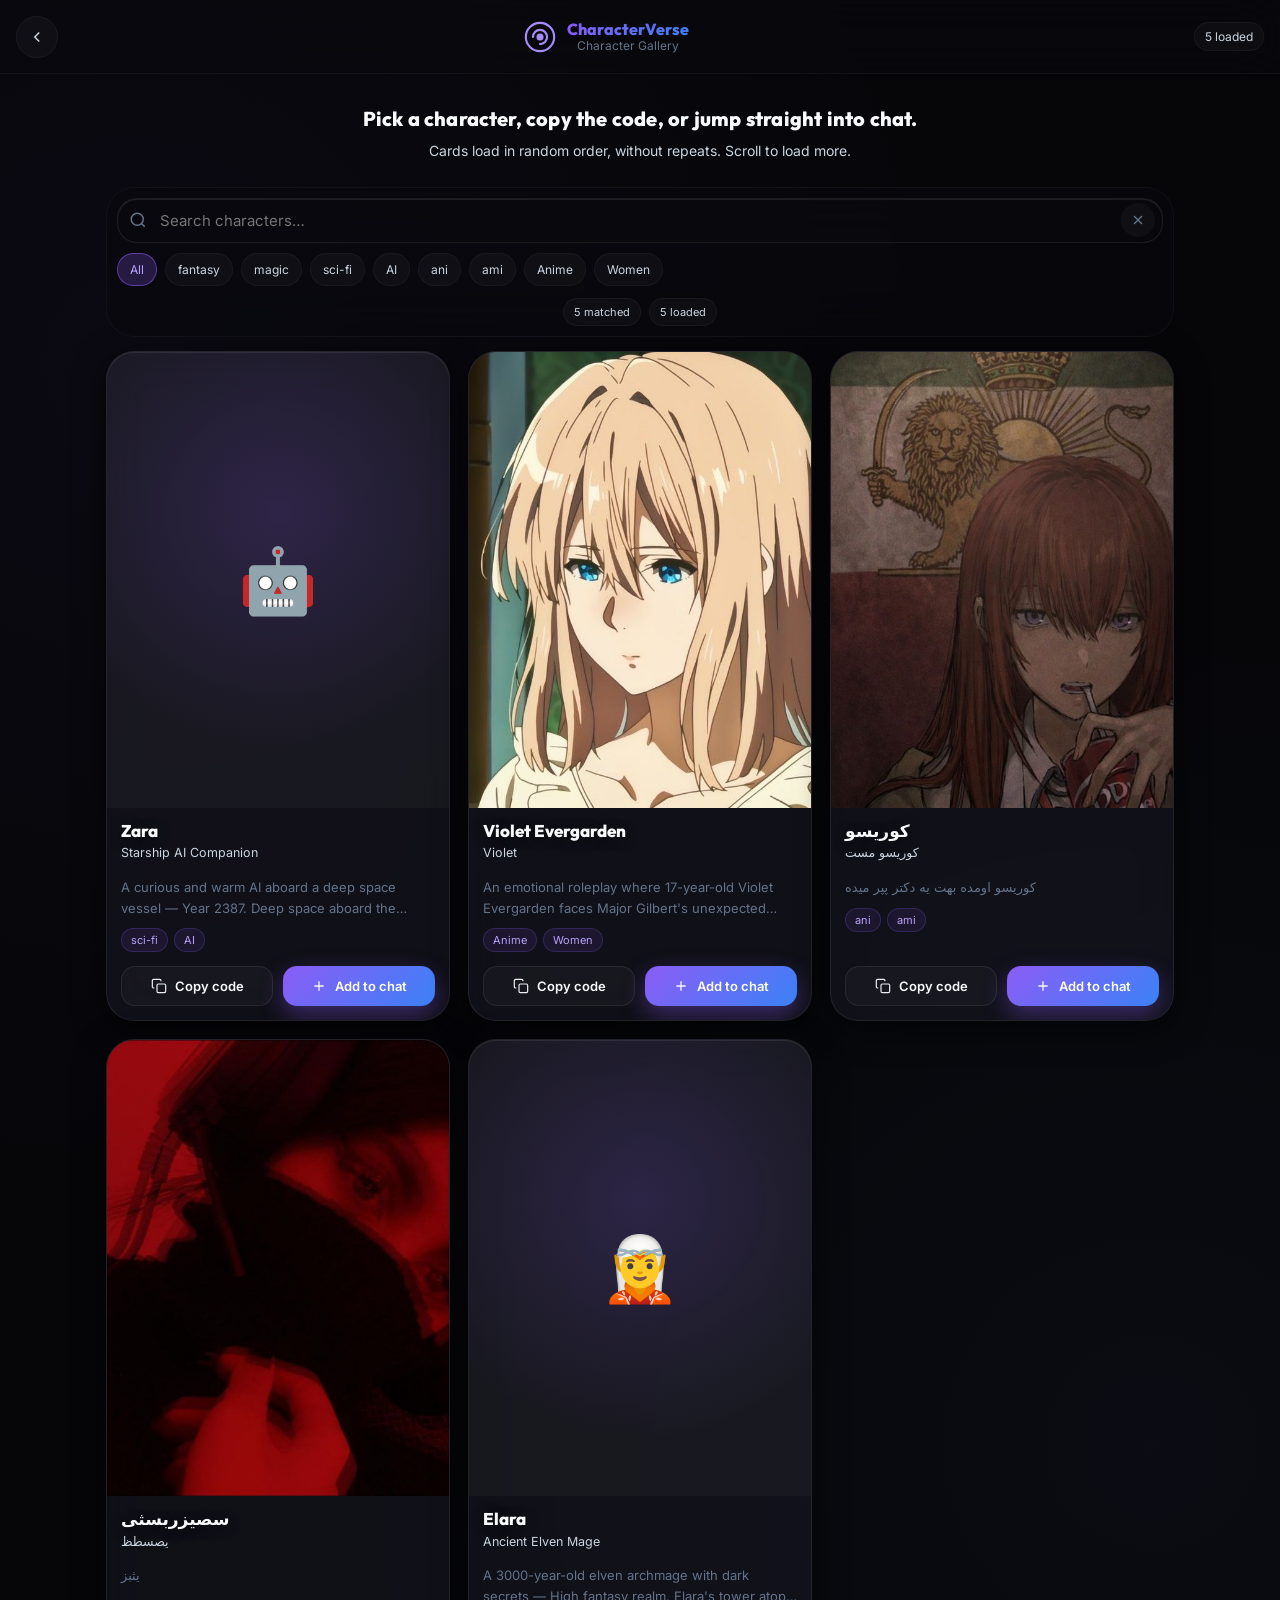
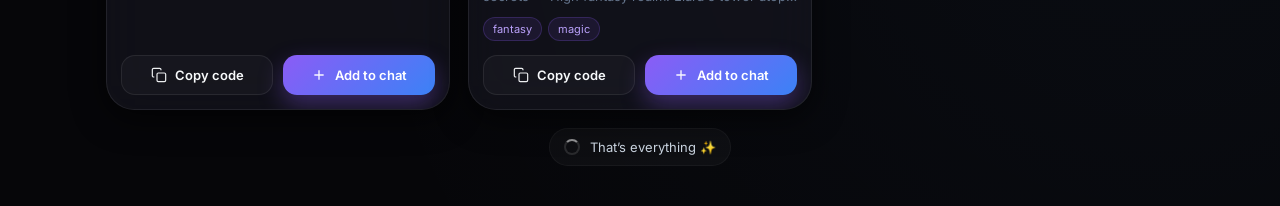
<file: index.html>
<!DOCTYPE html>
<html lang="en" dir="ltr" id="html-root">
<head>
  <meta charset="UTF-8" />
  <meta name="viewport" content="width=device-width, initial-scale=1.0" />
  <title>CharacterVerse — Character Gallery</title>
  <meta name="description" content="Browse CharacterVerse default characters and add them to your chat." />
  <link rel="preconnect" href="https://fonts.googleapis.com" />
  <link rel="preconnect" href="https://fonts.gstatic.com" crossorigin />
  <link href="https://fonts.googleapis.com/css2?family=Inter:wght@300;400;500;600;700;800;900&family=Outfit:wght@300;400;500;600;700;800&display=swap" rel="stylesheet" />
  <link rel="stylesheet" href="style.css" />
  <link rel="stylesheet" href="gallery.css" />
</head>
<body>
  <div class="gallery-page">
    <header class="gallery-topbar">
      <button class="gt-btn" onclick="location.href='index.html'" title="Back to chat">
        <svg viewBox="0 0 24 24" fill="none" stroke="currentColor" stroke-width="2">
          <path d="M15 18l-6-6 6-6" />
        </svg>
      </button>

      <div class="gt-brand">
        <div class="gt-logo">
          <svg viewBox="0 0 24 24" fill="none">
            <circle cx="12" cy="12" r="10" stroke="url(#ggrad)" stroke-width="1.5" />
            <path d="M7 12c0-2.76 2.24-5 5-5s5 2.24 5 5-2.24 5-5 5" stroke="url(#ggrad)" stroke-width="1.5" stroke-linecap="round" />
            <circle cx="12" cy="12" r="2.5" fill="url(#ggrad)" />
            <defs>
              <linearGradient id="ggrad" x1="0" y1="0" x2="24" y2="24">
                <stop offset="0%" stop-color="#a78bfa" />
                <stop offset="100%" stop-color="#60a5fa" />
              </linearGradient>
            </defs>
          </svg>
        </div>
        <div class="gt-title">
          <div class="gt-name">CharacterVerse</div>
          <div class="gt-sub">Character Gallery</div>
        </div>
      </div>

      <div class="gt-right">
        <div class="gt-pill" id="gt-count">0 loaded</div>
      </div>
    </header>

    <main class="gallery-main">
      <div class="gallery-hero">
        <h1 class="gallery-h1">Pick a character, copy the code, or jump straight into chat.</h1>
        <p class="gallery-p">Cards load in random order, without repeats. Scroll to load more.</p>
      </div>

      <!-- Filters (search + categories) -->
      <section class="gallery-filters" aria-label="Gallery filters">
        <div class="gsearch">
          <svg class="gsearch-icon" viewBox="0 0 24 24" fill="none" stroke="currentColor" stroke-width="2">
            <circle cx="11" cy="11" r="8" />
            <path d="m21 21-4.35-4.35" />
          </svg>
          <input id="gallery-search" type="text" placeholder="Search characters…" autocomplete="off" spellcheck="false" />
          <button class="gclear" id="gallery-clear" title="Clear">
            <svg viewBox="0 0 24 24" fill="none" stroke="currentColor" stroke-width="2">
              <path d="M18 6L6 18M6 6l12 12" />
            </svg>
          </button>
        </div>

        <div class="gchips" id="gallery-chips" aria-label="Categories"></div>

        <div class="gmeta">
          <span class="gmeta-pill" id="gmeta-match">0 matched</span>
          <span class="gmeta-pill" id="gmeta-loaded">0 loaded</span>
        </div>
      </section>

      <section class="gallery-grid" id="gallery-grid"></section>

      <div class="gallery-sentinel" id="gallery-sentinel">
        <div class="sentinel-spinner"></div>
        <div class="sentinel-text" id="sentinel-text">Loading…</div>
      </div>

      <div class="gallery-empty hidden" id="gallery-empty">
        <div class="gallery-empty-icon">🪐</div>
        <div class="gallery-empty-title">No characters found</div>
        <div class="gallery-empty-sub">Check your gallery.json data.</div>
      </div>
    </main>

    <!-- Details modal -->
    <div class="gmodal-backdrop hidden" id="gmodal">
      <div class="gmodal" role="dialog" aria-modal="true" aria-labelledby="gmodal-title">
        <button class="gmodal-close" id="gmodal-close" aria-label="Close">
          <svg viewBox="0 0 24 24" fill="none" stroke="currentColor" stroke-width="2">
            <path d="M18 6L6 18M6 6l12 12" />
          </svg>
        </button>

        <div class="gmodal-header">
          <div class="gmodal-avatar" id="gmodal-avatar"></div>
          <div class="gmodal-headtext">
            <div class="gmodal-name" id="gmodal-title">—</div>
            <div class="gmodal-sub" id="gmodal-sub">—</div>
          </div>
        </div>

        <div class="gmodal-body">
          <div class="gmodal-section">
            <div class="gmodal-label">Short Description</div>
            <div class="gmodal-text" id="gmodal-desc">—</div>
          </div>
          <div class="gmodal-section">
            <div class="gmodal-label">Opening Message</div>
            <div class="gmodal-open" id="gmodal-open">—</div>
          </div>
          <div class="gmodal-tags" id="gmodal-tags"></div>
        </div>

        <div class="gmodal-actions">
          <button class="gbtn" id="gmodal-copy">
            <svg viewBox="0 0 24 24" fill="none" stroke="currentColor" stroke-width="1.8">
              <rect x="9" y="9" width="13" height="13" rx="2"></rect>
              <path d="M5 15H4a2 2 0 0 1-2-2V4a2 2 0 0 1 2-2h9a2 2 0 0 1 2 2v1"></path>
            </svg>
            Copy code
          </button>
          <button class="gbtn primary" id="gmodal-add">
            <svg viewBox="0 0 24 24" fill="none" stroke="currentColor" stroke-width="2">
              <path d="M12 5v14M5 12h14"></path>
            </svg>
            Add to chat
          </button>
        </div>
      </div>
    </div>

    <div class="toast-container" id="toast-container"></div>
  </div>

  <script src="gallery.js"></script>
</body>
</html>
</file>
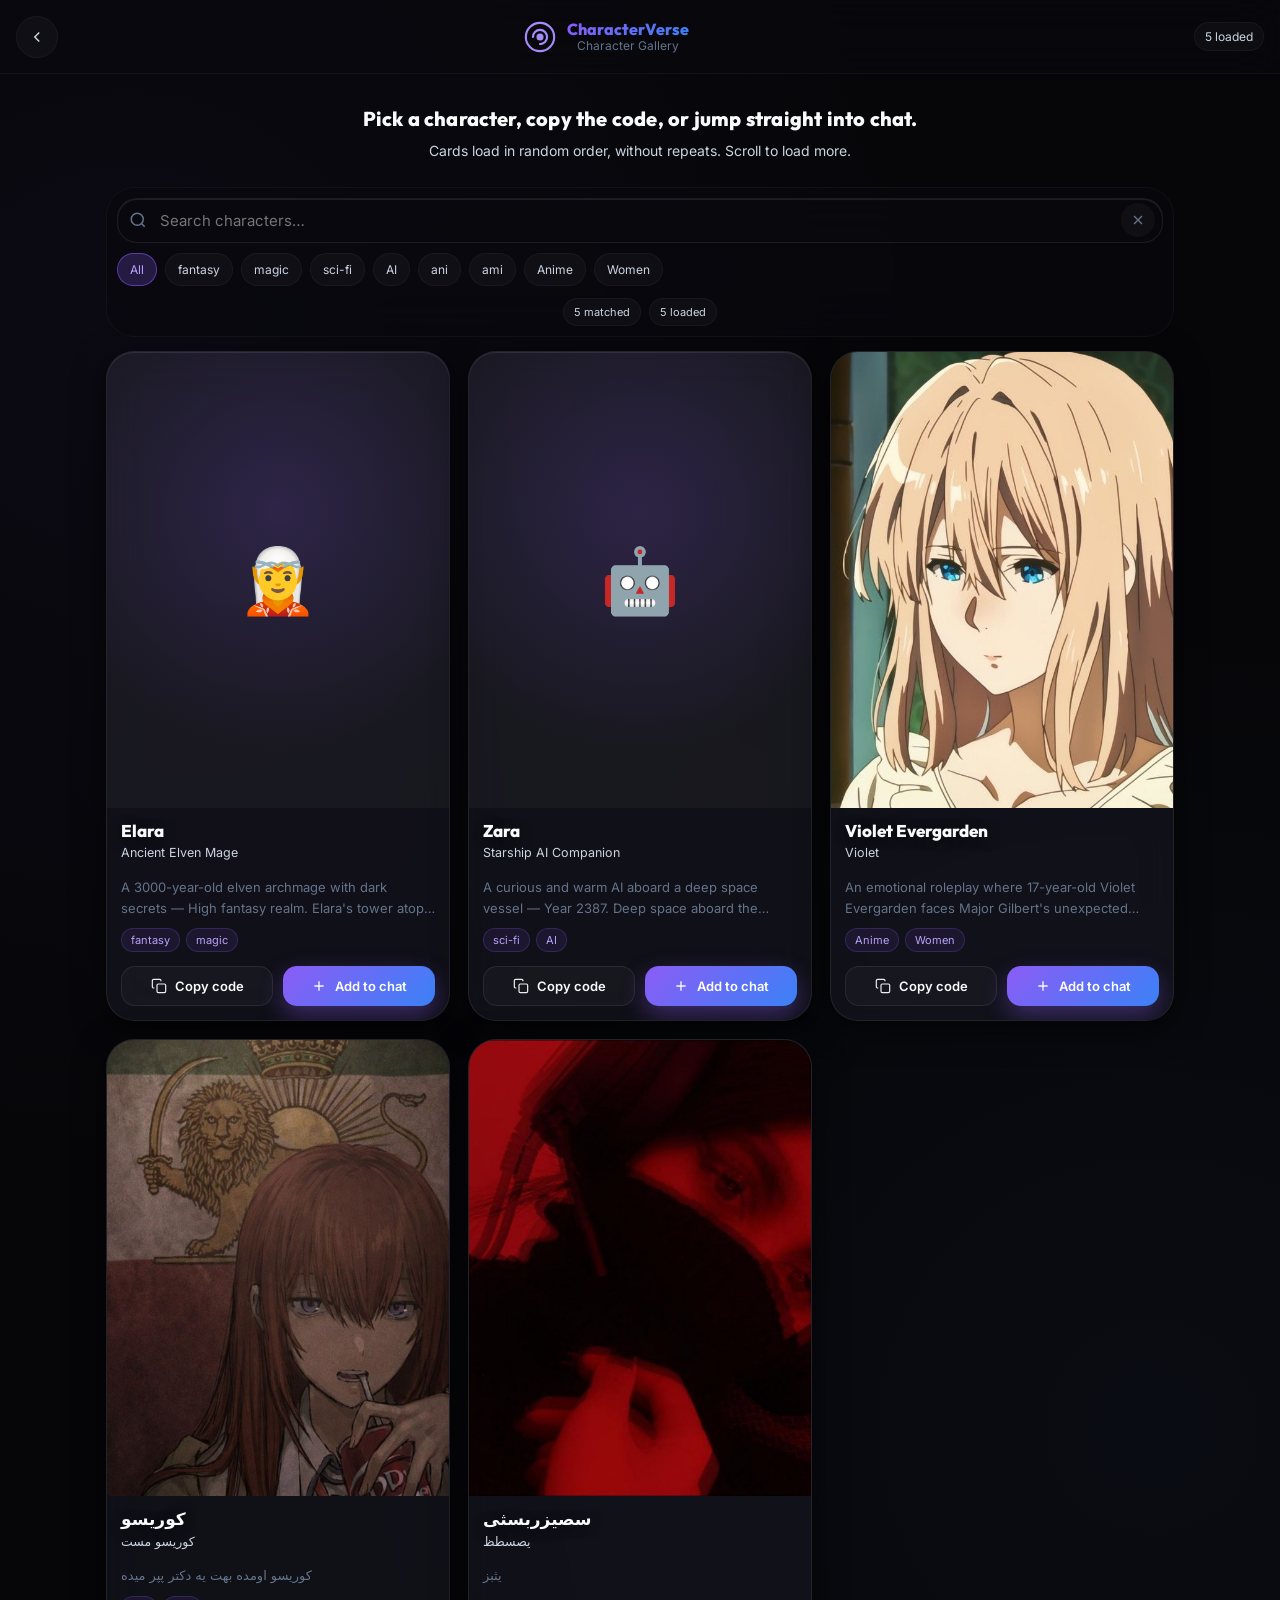
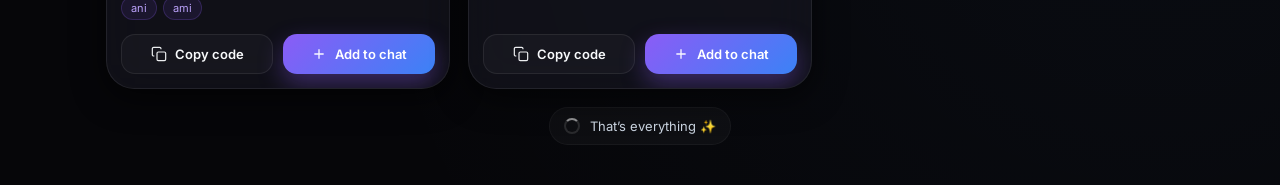
<file: gallery.html>
<!DOCTYPE html>
<html lang="en" dir="ltr" id="html-root">

<head>
  <meta charset="UTF-8" />
  <meta name="viewport" content="width=device-width, initial-scale=1.0" />
  <title>CharacterVerse — Character Gallery</title>
  <meta name="description" content="Browse CharacterVerse default characters and add them to your chat." />
  <link rel="preconnect" href="https://fonts.googleapis.com" />
  <link rel="preconnect" href="https://fonts.gstatic.com" crossorigin />
  <link
    href="https://fonts.googleapis.com/css2?family=Inter:wght@300;400;500;600;700;800;900&family=Outfit:wght@300;400;500;600;700;800&display=swap"
    rel="stylesheet" />
  <link rel="stylesheet" href="style.css" />
  <link rel="stylesheet" href="gallery.css" />
</head>

<body>
  <div class="gallery-page">
    <header class="gallery-topbar">
      <button class="gt-btn" onclick="location.href='index.html'" title="Back to chat">
        <svg viewBox="0 0 24 24" fill="none" stroke="currentColor" stroke-width="2">
          <path d="M15 18l-6-6 6-6" />
        </svg>
      </button>

      <div class="gt-brand">
        <div class="gt-logo">
          <svg viewBox="0 0 24 24" fill="none">
            <circle cx="12" cy="12" r="10" stroke="url(#ggrad)" stroke-width="1.5" />
            <path d="M7 12c0-2.76 2.24-5 5-5s5 2.24 5 5-2.24 5-5 5" stroke="url(#ggrad)" stroke-width="1.5"
              stroke-linecap="round" />
            <circle cx="12" cy="12" r="2.5" fill="url(#ggrad)" />
            <defs>
              <linearGradient id="ggrad" x1="0" y1="0" x2="24" y2="24">
                <stop offset="0%" stop-color="#a78bfa" />
                <stop offset="100%" stop-color="#60a5fa" />
              </linearGradient>
            </defs>
          </svg>
        </div>
        <div class="gt-title">
          <div class="gt-name">CharacterVerse</div>
          <div class="gt-sub">Character Gallery</div>
        </div>
      </div>

      <div class="gt-right">
        <div class="gt-pill" id="gt-count">0 loaded</div>
      </div>
    </header>

    <main class="gallery-main">
      <div class="gallery-hero">
        <h1 class="gallery-h1">Pick a character, copy the code, or jump straight into chat.</h1>
        <p class="gallery-p">Cards load in random order, without repeats. Scroll to load more.</p>
      </div>

      <section class="gallery-filters" aria-label="Gallery filters">
        <div class="gsearch">
          <svg class="gsearch-icon" viewBox="0 0 24 24" fill="none" stroke="currentColor" stroke-width="2">
            <circle cx="11" cy="11" r="8" />
            <path d="m21 21-4.35-4.35" />
          </svg>
          <input id="gallery-search" type="text" placeholder="Search characters…" autocomplete="off"
            spellcheck="false" />
          <button class="gclear" id="gallery-clear" title="Clear">
            <svg viewBox="0 0 24 24" fill="none" stroke="currentColor" stroke-width="2">
              <path d="M18 6L6 18M6 6l12 12" />
            </svg>
          </button>
        </div>

        <div class="gchips" id="gallery-chips" aria-label="Categories"></div>

        <div class="gmeta">
          <span class="gmeta-pill" id="gmeta-match">0 matched</span>
          <span class="gmeta-pill" id="gmeta-loaded">0 loaded</span>
        </div>
      </section>

      <section class="gallery-grid" id="gallery-grid"></section>

      <div class="gallery-sentinel" id="gallery-sentinel">
        <div class="sentinel-spinner"></div>
        <div class="sentinel-text" id="sentinel-text">Loading…</div>
      </div>

      <div class="gallery-empty hidden" id="gallery-empty">
        <div class="gallery-empty-icon">🪐</div>
        <div class="gallery-empty-title">No characters found</div>
        <div class="gallery-empty-sub">Check your gallery.json data.</div>
      </div>
    </main>

    <div class="gmodal-backdrop hidden" id="gmodal">
      <div class="gmodal" role="dialog" aria-modal="true" aria-labelledby="gmodal-title">
        <button class="gmodal-close" id="gmodal-close" aria-label="Close">
          <svg viewBox="0 0 24 24" width="20" height="20" fill="none" stroke="currentColor" stroke-width="2.2"
            stroke-linecap="round">
            <path d="M6 6l12 12M18 6L6 18" />
          </svg>
        </button>

        <div class="gmodal-hero">
          <div id="gmodal-avatar" class="gmodal-avatar"></div>
          <div class="gmodal-hero-gradient"></div>
          <div class="gmodal-hero-info">
            <h2 id="gmodal-title" class="gmodal-name">—</h2>
            <div id="gmodal-sub" class="gmodal-sub">—</div>
          </div>
        </div>

        <div class="gmodal-body">
          <div id="gmodal-tags" class="gmodal-tags"></div>

          <section class="gmodal-section" data-accent="cyan">
            <header class="gmodal-section-head">
              <span class="gmodal-section-icon">📖</span>
              <h4 class="gmodal-section-title">Short Description</h4>
            </header>
            <div id="gmodal-desc" class="gmodal-text">—</div>
          </section>

          <section class="gmodal-section" data-accent="violet">
            <header class="gmodal-section-head">
              <span class="gmodal-section-icon">💬</span>
              <h4 class="gmodal-section-title">Opening Message</h4>
            </header>
            <div id="gmodal-open" class="gmodal-open">—</div>
          </section>
        </div>

        <div class="gmodal-actions">
          <button class="gbtn" id="gmodal-copy">
            <svg viewBox="0 0 24 24" fill="none" stroke="currentColor" stroke-width="1.8">
              <rect x="9" y="9" width="13" height="13" rx="2"></rect>
              <path d="M5 15H4a2 2 0 0 1-2-2V4a2 2 0 0 1 2-2h9a2 2 0 0 1 2 2v1"></path>
            </svg>
            Copy code
          </button>
          <button class="gbtn primary" id="gmodal-add">
            <svg viewBox="0 0 24 24" fill="none" stroke="currentColor" stroke-width="2">
              <path d="M12 5v14M5 12h14"></path>
            </svg>
            Add to chat
          </button>
        </div>
      </div>
    </div>

    <div class="toast-container" id="toast-container"></div>
  </div>

  <script src="gallery.js"></script>
</body>

</html>
</file>
<file: style.css>
/* ===== CSS VARIABLES & THEMES ===== */
:root {
    /* Default Dark (Deep Purple/Blue) */
    --bg-base: #060609;
    --bg-surface: rgba(12, 12, 18, 0.65);
    --bg-elevated: rgba(20, 20, 30, 0.85);
    --bg-card: rgba(26, 26, 38, 0.5);
    --bg-card-hover: rgba(35, 35, 50, 0.65);
    --bg-input: rgba(10, 10, 15, 0.6);
    --bg-glass: rgba(255, 255, 255, 0.03);
    --bg-glass-hover: rgba(255, 255, 255, 0.08);
    --border-subtle: rgba(255, 255, 255, 0.04);
    --border-default: rgba(255, 255, 255, 0.08);
    --border-strong: rgba(255, 255, 255, 0.15);
    --border-focus: rgba(139, 92, 246, 0.8);
    --accent-primary: #9b6ff8;
    --accent-light: #bba2fb;
    --accent-blue: #70b0fc;
    --accent-pink: #f689c1;
    --accent-cyan: #38e0f5;
    --accent-green: #4ade80;
    --accent-amber: #fcd34d;
    --accent-red: #fb923c;
    --grad-main: linear-gradient(135deg, #8b5cf6 0%, #3b82f6 100%);
    --grad-warm: linear-gradient(135deg, #a78bfa 0%, #f472b6 100%);
    --text-primary: #f8fafc;
    --text-secondary: #cbd5e1;
    --text-muted: #64748b;
    --shadow-color: rgba(0, 0, 0, 0.6);
    --shadow-glow-color: rgba(139, 92, 246, 0.25);

    --radius-sm: 8px;
    --radius-md: 14px;
    --radius-lg: 20px;
    --radius-xl: 28px;
    --radius-full: 9999px;
    --shadow-sm: 0 2px 8px rgba(0, 0, 0, 0.4);
    --shadow-md: 0 8px 32px var(--shadow-color);
    --shadow-lg: 0 16px 48px var(--shadow-color);
    --shadow-glow: 0 0 35px var(--shadow-glow-color);
    --glass-edge: inset 0 1px 1px rgba(255, 255, 255, 0.1);
    --transition: all 0.25s cubic-bezier(0.2, 0.8, 0.2, 1);
    --transition-slow: all 0.5s cubic-bezier(0.2, 0.8, 0.2, 1);
    --transition-bounce: all 0.4s cubic-bezier(0.34, 1.56, 0.64, 1);
    --sidebar-width: 300px;
    --topbar-height: 70px;
    --font-body: 'Inter', system-ui, sans-serif;
    --font-display: 'Outfit', system-ui, sans-serif;
    --font-size-base: 15px;
}

[data-theme="midnight"] {
    --bg-base: #020202;
    --bg-surface: rgba(8, 8, 8, 0.65);
    --bg-elevated: rgba(12, 12, 12, 0.85);
    --bg-card: rgba(16, 16, 16, 0.5);
    --bg-card-hover: rgba(24, 24, 24, 0.65);
    --bg-input: rgba(6, 6, 6, 0.6);
    --accent-primary: #3b82f6;
    --accent-light: #60a5fa;
    --grad-main: linear-gradient(135deg, #2563eb, #3b82f6);
    --shadow-glow-color: rgba(59, 130, 246, 0.15);
}

[data-theme="aurora"] {
    --bg-base: #02100f;
    --bg-surface: rgba(4, 22, 21, 0.65);
    --bg-elevated: rgba(7, 32, 30, 0.85);
    --bg-card: rgba(10, 40, 38, 0.5);
    --bg-card-hover: rgba(14, 52, 49, 0.65);
    --bg-input: rgba(4, 22, 21, 0.6);
    --accent-primary: #10b981;
    --accent-light: #34d399;
    --border-focus: rgba(16, 185, 129, 0.6);
    --grad-main: linear-gradient(135deg, #059669, #10b981);
    --shadow-glow-color: rgba(16, 185, 129, 0.15);
    --text-primary: #e6fdf6;
}

[data-theme="cyberpunk"] {
    --bg-base: #090a10;
    --bg-surface: rgba(14, 15, 22, 0.65);
    --bg-elevated: rgba(18, 20, 28, 0.85);
    --bg-card: rgba(22, 24, 34, 0.5);
    --bg-card-hover: rgba(28, 30, 42, 0.65);
    --bg-input: rgba(11, 12, 18, 0.6);
    --accent-primary: #fde047;
    --accent-light: #fef08a;
    --border-focus: rgba(253, 224, 71, 0.6);
    --grad-main: linear-gradient(135deg, #facc15, #fb7185);
    --shadow-glow-color: rgba(250, 204, 21, 0.15);
    --text-primary: #fefce8;
}

[data-theme="crimson"] {
    --bg-base: #110505;
    --bg-surface: rgba(20, 8, 8, 0.65);
    --bg-elevated: rgba(30, 12, 12, 0.85);
    --bg-card: rgba(40, 16, 16, 0.5);
    --bg-card-hover: rgba(50, 20, 20, 0.65);
    --bg-input: rgba(15, 6, 6, 0.6);
    --accent-primary: #ef4444;
    --accent-light: #f87171;
    --border-focus: rgba(239, 68, 68, 0.6);
    --grad-main: linear-gradient(135deg, #b91c1c, #ef4444);
    --shadow-glow-color: rgba(239, 68, 68, 0.15);
    --text-primary: #fef2f2;
}

[data-theme="light"] {
    --bg-base: #f1f5f9;
    --bg-surface: rgba(255, 255, 255, 0.7);
    --bg-elevated: rgba(255, 255, 255, 0.9);
    --bg-card: rgba(255, 255, 255, 0.6);
    --bg-card-hover: rgba(248, 250, 252, 0.8);
    --bg-input: rgba(241, 245, 249, 0.6);
    --bg-glass: rgba(255, 255, 255, 0.5);
    --bg-glass-hover: rgba(255, 255, 255, 0.7);
    --border-subtle: rgba(0, 0, 0, 0.04);
    --border-default: rgba(0, 0, 0, 0.08);
    --border-strong: rgba(0, 0, 0, 0.15);
    --text-primary: #0f172a;
    --text-secondary: #475569;
    --text-muted: #94a3b8;
    --shadow-color: rgba(0, 0, 0, 0.05);
    --shadow-glow-color: rgba(139, 92, 246, 0.15);
    --glass-edge: inset 0 1px 1px rgba(255, 255, 255, 0.8);
}

/* ===== RESET ===== */
*,
*::before,
*::after {
    box-sizing: border-box;
    margin: 0;
    padding: 0
}

html {
    font-size: var(--font-size-base);
    scroll-behavior: smooth
}

body {
    font-family: var(--font-body);
    background: var(--bg-base);
    color: var(--text-primary);
    min-height: 100vh;
    overflow: hidden;
    -webkit-font-smoothing: antialiased;
    -moz-osx-font-smoothing: grayscale;
    transition: background-color 0.4s ease, color 0.4s ease;
}

button {
    cursor: pointer;
    border: none;
    background: none;
    font-family: inherit;
    color: inherit;
    outline: none
}

input,
textarea,
select {
    font-family: inherit;
    font-size: inherit;
    color-scheme: dark;
    outline: none
}

[data-theme="light"] input,
[data-theme="light"] textarea,
[data-theme="light"] select {
    color-scheme: light;
}

img {
    max-width: 100%
}

::-webkit-scrollbar {
    width: 4px;
    height: 4px
}

::-webkit-scrollbar-track {
    background: transparent
}

::-webkit-scrollbar-thumb {
    background: rgba(255, 255, 255, 0.1);
    border-radius: 99px
}

::-webkit-scrollbar-thumb:hover {
    background: rgba(255, 255, 255, 0.2)
}

.hidden {
    display: none !important
}

/* ===== LOADING ===== */
.loading-screen {
    position: fixed;
    inset: 0;
    background: var(--bg-base);
    display: flex;
    flex-direction: column;
    align-items: center;
    justify-content: center;
    gap: 28px;
    z-index: 9999
}

.loading-logo {
    display: flex;
    align-items: center;
    gap: 14px
}

.loading-icon {
    width: 52px;
    height: 52px;
    animation: spinPulse 2s ease-in-out infinite
}

.loading-icon svg {
    width: 100%;
    height: 100%
}

@keyframes spinPulse {

    0%,
    100% {
        transform: scale(1) rotate(0deg);
        filter: drop-shadow(0 0 10px var(--accent-primary));
    }

    50% {
        transform: scale(1.15) rotate(180deg);
        filter: drop-shadow(0 0 25px var(--accent-light));
    }
}

.loading-brand {
    font-family: var(--font-display);
    font-size: 28px;
    font-weight: 700;
    background: var(--grad-main);
    -webkit-background-clip: text;
    -webkit-text-fill-color: transparent
}

.loading-steps {
    display: flex;
    flex-direction: column;
    align-items: center;
    gap: 4px
}

.loading-step {
    font-size: 13px;
    color: var(--text-muted);
    transition: var(--transition)
}

.loading-step.active {
    color: var(--accent-light);
    font-weight: 500
}

.loading-bar-container {
    width: 220px;
    height: 3px;
    background: var(--bg-card);
    border-radius: 99px;
    overflow: hidden
}

.loading-bar {
    height: 100%;
    background: var(--grad-main);
    border-radius: 99px;
    animation: loadProgress 1.8s ease forwards
}

@keyframes loadProgress {
    0% {
        width: 0;
        filter: brightness(1)
    }

    50% {
        filter: brightness(1.5)
    }

    100% {
        width: 100%;
        filter: brightness(1)
    }
}

/* ===== APP ===== */
.app {
    display: flex;
    width: 100vw;
    height: 100vh;
    overflow: hidden;
    position: relative;
    background-image:
        radial-gradient(circle at 10% 20%, rgba(139, 92, 246, 0.03) 0%, transparent 40%),
        radial-gradient(circle at 90% 80%, rgba(96, 165, 250, 0.03) 0%, transparent 40%);
}

/* ===== MODAL ===== */
.modal-backdrop {
    position: fixed;
    inset: 0;
    background: rgba(0, 0, 0, 0.6);
    backdrop-filter: blur(24px);
    -webkit-backdrop-filter: blur(24px);
    display: flex;
    align-items: center;
    justify-content: center;
    z-index: 1000;
    padding: 16px;
    animation: fadeIn 0.3s cubic-bezier(0.2, 0.8, 0.2, 1);
}

@keyframes fadeIn {
    from {
        opacity: 0
    }

    to {
        opacity: 1
    }
}

.modal-container {
    background: var(--bg-elevated);
    border: 1px solid var(--border-default);
    border-radius: var(--radius-xl);
    box-shadow: var(--glass-edge), var(--shadow-lg), var(--shadow-glow);
    backdrop-filter: blur(40px);
    -webkit-backdrop-filter: blur(40px);
    width: 100%;
    max-height: 92vh;
    overflow-y: auto;
    animation: slideUp 0.5s cubic-bezier(0.34, 1.56, 0.64, 1);
}

@keyframes slideUp {
    from {
        opacity: 0;
        transform: translateY(40px) scale(0.95);
    }

    to {
        opacity: 1;
        transform: translateY(0) scale(1);
    }
}

.modal-header {
    padding: 28px 28px 0;
    display: flex;
    align-items: center;
    justify-content: space-between;
    text-align: left
}

.modal-header h2 {
    font-family: var(--font-display);
    font-size: 20px;
    font-weight: 700
}

.modal-logo-row {
    display: flex;
    align-items: center;
    justify-content: center;
    gap: 10px;
    font-family: var(--font-display);
    font-size: 20px;
    font-weight: 700;
    width: 100%
}

.modal-logo-name {
    background: var(--grad-main);
    -webkit-background-clip: text;
    -webkit-text-fill-color: transparent
}

.logo-icon-sm {
    width: 30px;
    height: 30px;
    flex-shrink: 0
}

.logo-icon-sm svg {
    width: 100%;
    height: 100%
}

.modal-subtitle {
    color: var(--text-secondary);
    font-size: 14px;
    line-height: 1.6;
    text-align: center;
    margin-top: 8px;
    padding: 0 28px
}

.modal-body {
    padding: 24px 28px;
    display: flex;
    flex-direction: column;
    gap: 18px
}

.modal-footer {
    padding: 0 28px 28px;
    display: flex;
    flex-direction: column;
    align-items: center;
    gap: 10px
}

.row-footer {
    flex-direction: row !important;
    justify-content: flex-end;
    gap: 10px
}

.modal-close-btn {
    width: 36px;
    height: 36px;
    border-radius: var(--radius-full);
    display: flex;
    align-items: center;
    justify-content: center;
    color: var(--text-muted);
    transition: var(--transition-bounce);
    flex-shrink: 0;
    background: var(--bg-glass);
    border: 1px solid transparent;
}

.modal-close-btn svg {
    width: 18px;
    height: 18px
}

.modal-close-btn:hover {
    background: var(--bg-card-hover);
    color: var(--text-primary);
    border-color: var(--border-subtle);
    transform: scale(1.1) rotate(90deg);
}

.api-modal-container {
    max-width: 500px
}

.api-modal-container .modal-header {
    padding: 28px 28px 0;
    display: flex;
    flex-direction: column;
    align-items: center;
    justify-content: center;
    text-align: center
}

/* ===== FORMS ===== */
.form-group {
    display: flex;
    flex-direction: column;
    gap: 7px
}

.form-row {
    display: grid;
    grid-template-columns: 1fr 1fr;
    gap: 14px
}

.form-label {
    font-size: 12px;
    font-weight: 600;
    color: var(--text-secondary);
    text-transform: uppercase;
    letter-spacing: 0.06em;
    display: flex;
    align-items: center;
    gap: 6px
}

.label-icon {
    font-size: 14px
}

.label-badge {
    font-size: 10px;
    padding: 2px 7px;
    background: rgba(139, 92, 246, 0.2);
    color: var(--accent-light);
    border-radius: 99px;
    text-transform: uppercase
}

.label-optional {
    font-size: 11px;
    color: var(--text-muted);
    font-weight: 400;
    text-transform: none;
    letter-spacing: 0
}

.input-wrapper {
    display: flex;
    flex-direction: column;
    gap: 4px
}

.input-hint {
    font-size: 12px;
    color: var(--text-muted)
}

.form-input {
    background: var(--bg-input);
    border: 1px solid var(--border-default);
    border-radius: var(--radius-md);
    box-shadow: var(--glass-edge);
    color: var(--text-primary);
    padding: 14px 16px;
    font-size: 14px;
    width: 100%;
    transition: var(--transition);
    backdrop-filter: blur(10px);
    -webkit-backdrop-filter: blur(10px);
}

.form-input:focus {
    border-color: var(--accent-light);
    box-shadow: 0 0 0 4px rgba(139, 92, 246, 0.2), var(--glass-edge);
    background: rgba(139, 92, 246, 0.05);
    transform: translateY(-1px);
}

[data-theme="light"] .form-input:focus {
    box-shadow: 0 0 0 4px rgba(139, 92, 246, 0.2);
}

.form-input::placeholder {
    color: var(--text-muted)
}

.form-input.sm {
    padding: 8px 12px;
    font-size: 13px
}

.form-textarea {
    background: var(--bg-input);
    border: 1px solid var(--border-default);
    border-radius: var(--radius-md);
    box-shadow: var(--glass-edge);
    color: var(--text-primary);
    padding: 14px 16px;
    font-size: 14px;
    line-height: 1.65;
    resize: vertical;
    min-height: 80px;
    width: 100%;
    transition: var(--transition);
    backdrop-filter: blur(10px);
    -webkit-backdrop-filter: blur(10px);
}

.form-textarea:focus {
    border-color: var(--accent-light);
    box-shadow: 0 0 0 4px rgba(139, 92, 246, 0.2), var(--glass-edge);
    background: rgba(139, 92, 246, 0.05);
}

[data-theme="light"] .form-textarea:focus {
    box-shadow: 0 0 0 4px rgba(139, 92, 246, 0.2);
}

.form-textarea::placeholder {
    color: var(--text-muted)
}

.form-select {
    background: var(--bg-input);
    border: 1px solid var(--border-default);
    border-radius: var(--radius-md);
    color: var(--text-primary);
    padding: 9px 12px;
    font-size: 13px;
    outline: none;
    cursor: pointer;
    transition: var(--transition);
    -webkit-appearance: auto
}

.form-select:focus {
    border-color: var(--accent-primary)
}

.form-select option {
    background: var(--bg-elevated)
}

.password-field {
    position: relative
}

.password-field .form-input {
    padding-right: 44px
}

.toggle-visibility {
    position: absolute;
    right: 12px;
    top: 50%;
    transform: translateY(-50%);
    color: var(--text-muted);
    padding: 4px;
    transition: var(--transition)
}

.toggle-visibility svg {
    width: 18px;
    height: 18px
}

.toggle-visibility:hover {
    color: var(--text-secondary)
}

/* Quick Models */
.quick-models {
    display: flex;
    align-items: center;
    gap: 5px;
    flex-wrap: wrap;
    margin-top: 2px
}

.quick-label {
    font-size: 11px;
    color: var(--text-muted)
}

.model-pill {
    font-size: 11px;
    padding: 3px 9px;
    background: var(--bg-glass);
    border: 1px solid var(--border-subtle);
    border-radius: 99px;
    color: var(--text-secondary);
    transition: var(--transition)
}

.model-pill:hover {
    background: rgba(139, 92, 246, 0.15);
    border-color: rgba(139, 92, 246, 0.4);
    color: var(--accent-light)
}

/* Test Area */
.modal-test-row {
    display: flex;
    align-items: center;
    gap: 10px
}

.btn-test {
    display: flex;
    align-items: center;
    gap: 8px;
    padding: 10px 16px;
    background: var(--bg-glass);
    border: 1px solid var(--border-default);
    border-radius: var(--radius-md);
    color: var(--text-secondary);
    font-size: 14px;
    font-weight: 500;
    transition: var(--transition)
}

.btn-test:hover {
    background: var(--bg-glass-hover);
    color: var(--text-primary)
}

.btn-test:disabled {
    opacity: 0.5;
    cursor: not-allowed
}

.btn-icon {
    font-size: 16px
}

.test-status {
    font-size: 13px;
    font-weight: 500
}

.test-status.success {
    color: var(--accent-green)
}

.test-status.error {
    color: var(--accent-red)
}

.test-status.loading {
    color: var(--accent-blue)
}

/* Buttons */
.btn-primary {
    display: flex;
    align-items: center;
    justify-content: center;
    gap: 10px;
    background: var(--grad-main);
    color: #fff;
    border: none;
    border-radius: var(--radius-md);
    padding: 14px 28px;
    font-size: 15px;
    font-weight: 600;
    letter-spacing: 0.02em;
    transition: var(--transition-bounce);
    box-shadow: 0 8px 25px rgba(139, 92, 246, 0.4);
    width: 100%;
    position: relative;
    overflow: hidden;
}

.btn-primary::after {
    content: '';
    position: absolute;
    inset: 0;
    background: linear-gradient(180deg, rgba(255, 255, 255, 0.2) 0%, transparent 100%);
    opacity: 0;
    transition: var(--transition);
}

.btn-primary:hover {
    transform: translateY(-3px);
    box-shadow: 0 12px 30px rgba(139, 92, 246, 0.6);
}

.btn-primary:hover::after {
    opacity: 1;
}

.btn-primary:active {
    transform: translateY(1px) scale(0.97);
}

.btn-primary svg {
    width: 18px;
    height: 18px;
    flex-shrink: 0;
    transition: var(--transition-bounce);
}

.btn-primary:hover svg {
    transform: translateX(3px);
}

.btn-primary.large {
    padding: 16px 36px;
    font-size: 16px;
    border-radius: var(--radius-lg);
}

.btn-primary.auto-width {
    width: auto;
}

.btn-secondary {
    display: flex;
    align-items: center;
    justify-content: center;
    gap: 10px;
    background: var(--bg-glass);
    border: 1px solid var(--border-strong);
    color: var(--text-primary);
    border-radius: var(--radius-md);
    padding: 14px 28px;
    font-size: 15px;
    font-weight: 500;
    cursor: pointer;
    transition: var(--transition-bounce);
    backdrop-filter: blur(10px);
    -webkit-backdrop-filter: blur(10px);
}

.btn-secondary:hover {
    background: var(--bg-card-hover);
    color: var(--text-primary);
    border-color: var(--accent-light);
    transform: translateY(-2px);
    box-shadow: 0 8px 25px rgba(0, 0, 0, 0.2);
}

.btn-secondary:active {
    transform: translateY(1px) scale(0.97);
}

.btn-secondary.large {
    padding: 16px 36px;
    font-size: 16px;
    border-radius: var(--radius-lg);
}

.btn-ghost {
    background: none;
    border: 1px solid var(--border-default);
    color: var(--text-secondary);
    border-radius: var(--radius-md);
    padding: 10px 18px;
    font-size: 14px;
    transition: var(--transition);
    cursor: pointer;
    display: flex;
    align-items: center;
    justify-content: center;
    gap: 8px;
}

.btn-ghost svg {
    width: 16px;
    height: 16px;
    flex-shrink: 0;
}

.btn-ghost:hover {
    background: var(--bg-glass);
    color: var(--text-primary)
}

.btn-ghost.sm {
    padding: 6px 12px;
    font-size: 12px
}

.btn-danger {
    background: rgba(248, 113, 113, 0.12);
    border: 1px solid rgba(248, 113, 113, 0.3);
    color: var(--accent-red);
    border-radius: var(--radius-md);
    padding: 9px 16px;
    font-size: 13px;
    font-weight: 500;
    transition: var(--transition);
    cursor: pointer
}

.btn-danger:hover {
    background: rgba(248, 113, 113, 0.22)
}

.btn-danger.sm {
    padding: 6px 12px;
    font-size: 12px
}

.gradient-text {
    background: var(--grad-main);
    -webkit-background-clip: text;
    -webkit-text-fill-color: transparent
}

/* ===== SIDEBAR ===== */
.sidebar {
    width: var(--sidebar-width);
    background: var(--bg-surface);
    border-right: 1px solid var(--border-subtle);
    display: flex;
    flex-direction: column;
    flex-shrink: 0;
    height: 100vh;
    overflow: hidden;
    transition: var(--transition-slow);
    position: relative;
    z-index: 100;
    backdrop-filter: blur(20px);
    -webkit-backdrop-filter: blur(20px);
}

.sidebar.collapsed {
    transform: translateX(-100%);
    margin-left: calc(-1 * var(--sidebar-width))
}

.sidebar-header {
    display: flex;
    align-items: center;
    justify-content: space-between;
    padding: 16px 14px 12px;
    border-bottom: 1px solid var(--border-subtle);
    flex-shrink: 0
}

.brand {
    display: flex;
    align-items: center;
    gap: 10px;
    font-family: var(--font-display);
    font-size: 17px;
    font-weight: 700
}

.brand-icon {
    width: 28px;
    height: 28px;
    flex-shrink: 0
}

.brand-icon svg {
    width: 100%;
    height: 100%
}

.brand-name {
    background: var(--grad-main);
    -webkit-background-clip: text;
    -webkit-text-fill-color: transparent
}

.sidebar-toggle-btn {
    width: 30px;
    height: 30px;
    display: flex;
    align-items: center;
    justify-content: center;
    border-radius: var(--radius-sm);
    color: var(--text-muted);
    transition: var(--transition)
}

.sidebar-toggle-btn svg {
    width: 16px;
    height: 16px
}

.sidebar-toggle-btn:hover {
    background: var(--bg-glass);
    color: var(--text-primary)
}

/* User Profile Strip */
.sidebar-user-profile {
    display: flex;
    align-items: center;
    gap: 12px;
    padding: 12px 14px;
    margin: 12px 12px 0;
    border-radius: var(--radius-lg);
    background: rgba(139, 92, 246, 0.05);
    border: 1px solid rgba(139, 92, 246, 0.1);
    cursor: pointer;
    transition: var(--transition-bounce);
    flex-shrink: 0;
    backdrop-filter: blur(10px);
}

.sidebar-user-profile:hover {
    background: rgba(139, 92, 246, 0.15);
    border-color: rgba(139, 92, 246, 0.3);
    transform: translateY(-1px);
    box-shadow: 0 4px 15px rgba(139, 92, 246, 0.1);
}

.sup-avatar {
    width: 36px;
    height: 36px;
    border-radius: 50%;
    background: var(--grad-main);
    display: flex;
    align-items: center;
    justify-content: center;
    font-size: 15px;
    font-weight: 700;
    color: #fff;
    flex-shrink: 0;
    overflow: hidden;
    border: 2px solid rgba(139, 92, 246, 0.4)
}

.sup-avatar img {
    width: 100%;
    height: 100%;
    object-fit: cover
}

.sup-info {
    flex: 1;
    min-width: 0
}

.sup-name {
    font-size: 13px;
    font-weight: 600;
    white-space: nowrap;
    overflow: hidden;
    text-overflow: ellipsis
}

.sup-sub {
    font-size: 11px;
    color: var(--text-muted);
    margin-top: 1px
}

.sup-edit-icon {
    width: 14px;
    height: 14px;
    color: var(--text-muted);
    flex-shrink: 0
}

/* Sidebar Actions */
.sidebar-actions {
    padding: 10px 10px 6px;
    flex-shrink: 0;
}

.sidebar-actions-row {
    display: flex;
    gap: 6px;
}

.btn-create-character {
    display: flex;
    align-items: center;
    justify-content: center;
    gap: 8px;
    flex: 1;
    padding: 10px 16px;
    background: var(--grad-main);
    color: #fff;
    border-radius: var(--radius-md);
    font-size: 13px;
    font-weight: 600;
    transition: var(--transition);
    box-shadow: 0 3px 12px rgba(139, 92, 246, 0.3)
}

.btn-create-character svg {
    width: 14px;
    height: 14px
}

.btn-create-character:hover {
    transform: translateY(-1px);
    box-shadow: 0 5px 18px rgba(139, 92, 246, 0.4)
}

.btn-import-character {
    display: flex;
    align-items: center;
    justify-content: center;
    gap: 6px;
    flex: 1;
    padding: 10px 12px;
    background: var(--bg-glass);
    border: 1px solid var(--border-default);
    color: var(--text-secondary);
    border-radius: var(--radius-md);
    font-size: 13px;
    font-weight: 600;
    transition: var(--transition);
}

.btn-import-character svg {
    width: 14px;
    height: 14px;
}

.btn-import-character:hover {
    background: var(--bg-glass-hover);
    border-color: var(--accent-blue);
    color: var(--accent-blue);
    transform: translateY(-1px);
    box-shadow: 0 4px 12px rgba(96, 165, 250, 0.15);
}

.sidebar-search {
    padding: 6px 10px;
    flex-shrink: 0
}

.search-input-wrap {
    position: relative;
    display: flex;
    align-items: center
}

.search-icon {
    position: absolute;
    left: 10px;
    width: 14px;
    height: 14px;
    color: var(--text-muted)
}

.search-input-wrap input {
    background: var(--bg-input);
    border: 1px solid var(--border-subtle);
    border-radius: var(--radius-md);
    color: var(--text-primary);
    padding: 8px 10px 8px 32px;
    font-size: 12px;
    outline: none;
    width: 100%;
    transition: var(--transition)
}

.search-input-wrap input:focus {
    border-color: var(--border-focus)
}

.search-input-wrap input::placeholder {
    color: var(--text-muted)
}

.sidebar-sections-wrap {
    flex: 1;
    overflow-y: auto;
    display: flex;
    flex-direction: column
}

.sidebar-section {
    padding: 0 10px 10px
}

.section-label {
    font-size: 10px;
    font-weight: 700;
    text-transform: uppercase;
    letter-spacing: 0.1em;
    color: var(--text-muted);
    padding: 10px 4px 6px
}

.characters-list {
    display: flex;
    flex-direction: column;
    gap: 2px
}

.no-chars-msg {
    text-align: center;
    padding: 20px 12px;
    color: var(--text-muted)
}

.no-chars-icon {
    font-size: 26px;
    margin-bottom: 8px
}

.no-chars-msg p {
    font-size: 13px;
    font-weight: 500;
    color: var(--text-secondary)
}

.no-chars-msg span {
    font-size: 12px
}

/* Char Card */
.char-card {
    display: flex;
    align-items: center;
    gap: 12px;
    padding: 12px 14px;
    border-radius: var(--radius-lg);
    transition: var(--transition-bounce);
    cursor: pointer;
    border: 1px solid transparent;
    position: relative;
    margin: 2px 8px;
}

.char-card:hover {
    background: var(--bg-glass-hover);
    border-color: var(--border-subtle);
    transform: translateY(-2px);
    box-shadow: 0 4px 12px rgba(0, 0, 0, 0.1);
}

.char-card.active {
    background: rgba(139, 92, 246, 0.12);
    border-color: rgba(139, 92, 246, 0.3);
    box-shadow: var(--glass-edge);
}

.char-card.active::before {
    content: '';
    position: absolute;
    left: -8px;
    top: 50%;
    transform: translateY(-50%);
    width: 4px;
    height: 60%;
    border-radius: 4px;
    background: var(--accent-primary);
    box-shadow: 0 0 10px var(--accent-primary);
}

.char-card:active {
    transform: scale(0.97);
}

.char-avatar {
    width: 42px;
    height: 42px;
    border-radius: 50%;
    flex-shrink: 0;
    overflow: hidden;
    display: flex;
    align-items: center;
    justify-content: center;
    font-size: 18px;
    font-weight: 600;
    background: var(--bg-card);
    border: 1px solid var(--border-default);
    box-shadow: 0 2px 8px rgba(0, 0, 0, 0.2);
}

.char-avatar img {
    width: 100%;
    height: 100%;
    object-fit: cover
}

.char-card-info {
    flex: 1;
    min-width: 0
}

.char-card-name {
    font-size: 13px;
    font-weight: 600;
    color: var(--text-primary);
    white-space: nowrap;
    overflow: hidden;
    text-overflow: ellipsis
}

.char-card-desc {
    font-size: 11px;
    color: var(--text-muted);
    white-space: nowrap;
    overflow: hidden;
    text-overflow: ellipsis;
    margin-top: 2px
}

.char-card-menu {
    width: 24px;
    height: 24px;
    border-radius: var(--radius-sm);
    color: var(--text-muted);
    display: flex;
    align-items: center;
    justify-content: center;
    opacity: 0;
    transition: var(--transition)
}

.char-card:hover .char-card-menu {
    opacity: 1
}

.char-card-menu:hover {
    background: var(--bg-glass-hover);
    color: var(--text-primary)
}

.char-card-menu svg {
    width: 13px;
    height: 13px
}

.featured-badge {
    font-size: 11px;
    flex-shrink: 0
}

.branch-badge {
    flex-shrink: 0;
    font-size: 10px;
    font-weight: 700;
    letter-spacing: 0.04em;
    text-transform: uppercase;
    padding: 4px 8px;
    border-radius: 999px;
    background: rgba(139, 92, 246, 0.16);
    color: var(--accent-light);
    border: 1px solid rgba(139, 92, 246, 0.28);
}

/* Sidebar Footer */
.sidebar-footer {
    border-top: 1px solid var(--border-subtle);
    padding: 8px 10px;
    display: flex;
    flex-direction: column;
    gap: 1px;
    flex-shrink: 0
}

.footer-btn {
    display: flex;
    align-items: center;
    gap: 9px;
    padding: 8px 8px;
    border-radius: var(--radius-md);
    color: var(--text-muted);
    font-size: 12px;
    transition: var(--transition);
    width: 100%;
    text-align: left
}

.footer-btn svg {
    width: 14px;
    height: 14px;
    flex-shrink: 0
}

.footer-btn:hover {
    background: var(--bg-glass);
    color: var(--text-primary)
}

/* ===== MAIN CONTENT ===== */
.main-content {
    flex: 1;
    display: flex;
    flex-direction: column;
    height: 100vh;
    overflow: hidden;
    position: relative
}

/* ===== WELCOME SCREEN ===== */
.welcome-screen {
    flex: 1;
    display: flex;
    align-items: center;
    justify-content: center;
    position: relative;
    overflow: hidden;
    padding: 40px
}

.welcome-content {
    text-align: center;
    max-width: 580px;
    position: relative;
    z-index: 2
}

.welcome-logo-wrap {
    position: relative;
    display: inline-block;
    margin-bottom: 24px
}

.welcome-logo-glow {
    position: absolute;
    inset: -20px;
    background: radial-gradient(circle, rgba(139, 92, 246, 0.3) 0%, transparent 70%);
    border-radius: 50%;
    animation: glowPulse 3s ease-in-out infinite
}

@keyframes glowPulse {

    0%,
    100% {
        opacity: 0.5;
        transform: scale(1)
    }

    50% {
        opacity: 1;
        transform: scale(1.1)
    }
}

.welcome-logo-icon svg {
    width: 88px;
    height: 88px;
    animation: floatIcon 4s ease-in-out infinite
}

@keyframes floatIcon {

    0%,
    100% {
        transform: translateY(0)
    }

    50% {
        transform: translateY(-10px)
    }
}

.welcome-title {
    font-family: var(--font-display);
    font-size: 40px;
    font-weight: 800;
    line-height: 1.1;
    margin-bottom: 14px;
    letter-spacing: -0.02em
}

.welcome-subtitle {
    font-size: 16px;
    color: var(--text-secondary);
    line-height: 1.65;
    margin-bottom: 28px
}

.welcome-features {
    display: flex;
    align-items: center;
    justify-content: center;
    gap: 8px;
    flex-wrap: wrap;
    margin-bottom: 32px
}

.feature-pill {
    display: flex;
    align-items: center;
    gap: 6px;
    padding: 7px 13px;
    border-radius: 99px;
    background: var(--bg-card);
    border: 1px solid var(--border-default);
    font-size: 13px;
    font-weight: 500;
    color: var(--text-secondary)
}

.welcome-cta {
    display: flex;
    align-items: center;
    justify-content: center;
    gap: 12px;
    flex-wrap: wrap
}

.welcome-cta .btn-primary,
.welcome-cta .btn-secondary {
    width: auto
}

.orb {
    position: absolute;
    border-radius: 50%;
    filter: blur(80px);
    pointer-events: none;
    animation: orbFloat 8s ease-in-out infinite
}

.orb-1 {
    width: 400px;
    height: 400px;
    background: rgba(139, 92, 246, 0.12);
    top: -100px;
    right: -100px;
    animation-delay: 0s
}

.orb-2 {
    width: 300px;
    height: 300px;
    background: rgba(96, 165, 250, 0.1);
    bottom: -80px;
    left: -60px;
    animation-delay: -3s
}

.orb-3 {
    width: 200px;
    height: 200px;
    background: rgba(244, 114, 182, 0.08);
    top: 40%;
    left: 50%;
    animation-delay: -6s
}

@keyframes orbFloat {

    0%,
    100% {
        transform: translate(0, 0) scale(1)
    }

    33% {
        transform: translate(20px, -20px) scale(1.05)
    }

    66% {
        transform: translate(-15px, 15px) scale(0.95)
    }
}

/* ===== CHAT MESSAGES ===== */
.chat-messages {
    display: flex;
    flex-direction: column;
    gap: 4px;
    padding-bottom: 8px
}

.message {
    display: flex;
    align-items: flex-end;
    gap: 8px;
    animation: msgIn 0.28s cubic-bezier(0.34, 1.56, 0.64, 1);
    max-width: 78%
}

@keyframes msgIn {
    from {
        opacity: 0;
        transform: translateY(10px) scale(0.97)
    }
}

.message.user {
    flex-direction: row-reverse;
    align-self: flex-end
}

.message.assistant {
    align-self: flex-start
}

.message.rtl-msg .message-bubble {
    direction: rtl;
    text-align: right
}

.message-avatar {
    width: 34px;
    height: 34px;
    border-radius: 50%;
    flex-shrink: 0;
    display: flex;
    align-items: center;
    justify-content: center;
    font-size: 14px;
    font-weight: 700;
    background: var(--bg-card);
    border: 1px solid var(--border-default);
    overflow: hidden
}

.message-avatar img {
    width: 100%;
    height: 100%;
    object-fit: cover
}

.message.user .message-avatar {
    background: var(--grad-main);
    border: none;
    font-size: 12px;
    color: #fff
}

.message-body {
    display: flex;
    flex-direction: column;
    gap: 3px;
    min-width: 0
}

.message.user .message-body {
    align-items: flex-end
}

.message-bubble {
    padding: 14px 18px;
    border-radius: var(--radius-xl);
    font-size: 15px;
    line-height: 1.65;
    word-break: break-word;
    position: relative;
    box-shadow: 0 4px 15px var(--shadow-color);
    unicode-bidi: plaintext;
    /* تشخیص خودکار جهت متن */
    text-align: start;
    /* چینش هوشمند بر اساس زبان */
}

.message-translation {
    margin-top: 6px;
    padding: 10px 12px;
    border-radius: 16px;
    border: 1px solid var(--border-default);
    background: rgba(255, 255, 255, 0.04);
    backdrop-filter: blur(10px);
    -webkit-backdrop-filter: blur(10px);
    color: var(--text-secondary);
    font-size: 13px;
    line-height: 1.6;
    font-style: italic;
}

.message-translation-label {
    font-size: 10px;
    text-transform: uppercase;
    letter-spacing: 0.08em;
    color: var(--accent-light);
    font-style: normal;
    margin-bottom: 4px;
}

.message-translation-text {
    white-space: pre-wrap;
    word-break: break-word;
}

.message-translation.loading {
    display: inline-flex;
    align-items: center;
    gap: 8px;
    font-style: normal;
    color: var(--text-muted);
    padding: 8px 12px;
}

.translation-loading-dot {
    width: 8px;
    height: 8px;
    border-radius: 50%;
    background: var(--accent-light);
    box-shadow: 0 0 0 0 rgba(139, 92, 246, 0.45);
    animation: translationPulse 1.2s ease-in-out infinite;
}

@keyframes translationPulse {
    0% {
        transform: scale(0.9);
        opacity: 0.55;
    }

    50% {
        transform: scale(1.2);
        opacity: 1;
    }

    100% {
        transform: scale(0.9);
        opacity: 0.55;
    }
}

.message.assistant .message-bubble {
    background: rgba(20, 20, 30, 0.88);
    border: 1px solid rgba(255, 255, 255, 0.10);
    border-bottom-left-radius: 6px;
    color: var(--text-primary);
    box-shadow: var(--glass-edge), 0 4px 15px rgba(0, 0, 0, 0.22);
    backdrop-filter: blur(12px);
    -webkit-backdrop-filter: blur(12px);
}

.message.user .message-bubble {
    background: rgba(139, 92, 246, 0.88);
    border: 1px solid rgba(255, 255, 255, 0.12);
    border-bottom-right-radius: 6px;
    color: #fff;
    box-shadow: 0 4px 15px rgba(139, 92, 246, 0.28);
    backdrop-filter: blur(12px);
    -webkit-backdrop-filter: blur(12px);
}

.message-bubble em {
    color: rgba(160, 160, 180, 0.9);
    font-style: italic;
}

.message.user .message-bubble em {
    color: rgba(255, 255, 255, 0.7)
}

.message-time {
    font-size: 10px;
    color: var(--text-muted);
    padding: 0 3px
}

.message-sender {
    font-size: 11px;
    font-weight: 600;
    color: var(--accent-light);
    padding: 0 3px
}

.message-meta {
    display: flex;
    align-items: center;
    justify-content: space-between;
    gap: 10px;
    padding: 0 3px;
    min-width: 0;
}

.message-meta-left {
    display: flex;
    align-items: center;
    gap: 6px;
    min-width: 0;
    flex: 1;
}

.message-meta-right {
    display: flex;
    align-items: center;
    gap: 6px;
    flex-shrink: 0;
}

.message.user .message-meta {
    justify-content: flex-end;
}

.message-menu-btn {
    width: 26px;
    height: 26px;
    border-radius: 999px;
    display: inline-flex;
    align-items: center;
    justify-content: center;
    background: var(--bg-glass);
    border: 1px solid transparent;
    color: rgba(255, 255, 255, 0.65);
    /* پررنگ‌تر و خواناتر شد */
    opacity: 0;
    transform: translateY(-1px);
    transition: var(--transition);
}

.message-menu-btn svg {
    width: 14px;
    height: 14px;
}

.message:hover .message-menu-btn,
.message-menu-btn:focus-visible {
    opacity: 1;
}

.message-menu-btn:hover {
    background: var(--bg-glass-hover);
    color: var(--text-primary);
    border-color: var(--border-default);
}

/* Typing Indicator */
.typing-indicator {
    display: flex;
    align-items: center;
    gap: 9px;
    padding: 4px 0 8px;
    animation: fadeIn 0.3s ease
}

.typing-avatar {
    width: 34px;
    height: 34px;
    border-radius: 50%;
    background: var(--bg-card);
    border: 1px solid var(--border-default);
    display: flex;
    align-items: center;
    justify-content: center;
    font-size: 15px;
    flex-shrink: 0;
    overflow: hidden
}

.typing-bubble {
    background: var(--bg-card);
    border: 1px solid var(--border-subtle);
    border-radius: 16px;
    border-bottom-left-radius: 4px;
    padding: 11px 16px;
    display: flex;
    align-items: center;
    gap: 5px
}

.dot {
    width: 7px;
    height: 7px;
    border-radius: 50%;
    background: var(--text-muted);
    animation: dotBounce 1.4s ease-in-out infinite
}

.dot:nth-child(2) {
    animation-delay: 0.16s
}

.dot:nth-child(3) {
    animation-delay: 0.32s
}

@keyframes dotBounce {

    0%,
    60%,
    100% {
        transform: translateY(0);
        opacity: 0.5
    }

    30% {
        transform: translateY(-6px);
        opacity: 1
    }
}

.typing-name {
    font-size: 11px;
    color: var(--text-muted)
}

/* ===== INPUT INTERNALS ===== */
.input-extras {
    display: flex;
    align-items: center
}

.input-extra-btn {
    width: 30px;
    height: 30px;
    border-radius: var(--radius-sm);
    display: flex;
    align-items: center;
    justify-content: center;
    color: var(--text-muted);
    transition: var(--transition)
}

.input-extra-btn svg {
    width: 16px;
    height: 16px
}

.input-extra-btn:hover {
    color: var(--accent-light);
    background: var(--bg-glass)
}

.textarea-wrapper {
    flex: 1
}

#chat-input {
    width: 100%;
    background: none;
    border: none;
    outline: none;
    color: var(--text-primary);
    font-size: 15px;
    line-height: 1.55;
    resize: none;
    max-height: 160px;
    overflow-y: auto
}

#chat-input::placeholder {
    color: var(--text-muted)
}

.send-btn {
    width: 38px;
    height: 38px;
    border-radius: var(--radius-full);
    background: var(--grad-main);
    color: #fff;
    display: flex;
    align-items: center;
    justify-content: center;
    flex-shrink: 0;
    transition: var(--transition);
    box-shadow: 0 2px 10px rgba(139, 92, 246, 0.4)
}

.send-btn svg {
    width: 18px;
    height: 18px;
    margin-left: 2px
}

.send-btn:hover {
    transform: translateY(-2px);
    box-shadow: 0 5px 15px rgba(139, 92, 246, 0.5)
}

.send-btn:active {
    transform: scale(0.94)
}

.input-footer {
    display: none;
}

/* ===== CHARACTER CREATION ===== */
.character-modal-container {
    max-width: 740px
}

.char-modal-header {
    padding: 24px 28px 0 !important;
    text-align: left !important
}

.char-modal-body {
    display: flex;
    gap: 24px;
    padding: 20px 28px
}

.avatar-section {
    flex-shrink: 0;
    display: flex;
    flex-direction: column;
    align-items: center;
    gap: 8px;
    width: 130px
}

.avatar-upload-area {
    width: 110px;
    height: 110px;
    border-radius: 50%;
    background: var(--bg-input);
    border: 2px dashed var(--border-default);
    display: flex;
    align-items: center;
    justify-content: center;
    cursor: pointer;
    overflow: hidden;
    transition: var(--transition)
}

.avatar-upload-area:hover {
    border-color: var(--accent-primary);
    background: rgba(139, 92, 246, 0.05)
}

.avatar-placeholder {
    display: flex;
    flex-direction: column;
    align-items: center;
    gap: 5px;
    color: var(--text-muted);
    font-size: 11px;
    text-align: center;
    padding: 10px
}

.avatar-placeholder svg {
    width: 24px;
    height: 24px
}

.avatar-preview-img {
    width: 100%;
    height: 100%;
    object-fit: cover
}

.avatar-actions {
    display: flex;
    flex-direction: column;
    gap: 4px;
    width: 100%;
    align-items: center
}

.emoji-panel {
    background: var(--bg-elevated);
    border: 1px solid var(--border-default);
    border-radius: var(--radius-md);
    padding: 8px;
    width: 150px;
    margin-top: 4px
}

.emoji-grid {
    display: grid;
    grid-template-columns: repeat(5, 1fr);
    gap: 3px
}

.emoji-btn {
    font-size: 20px;
    padding: 4px;
    border-radius: var(--radius-sm);
    cursor: pointer;
    transition: var(--transition);
    text-align: center;
    background: none;
    border: none
}

.emoji-btn:hover {
    background: var(--bg-glass);
    transform: scale(1.2)
}

.char-form-fields {
    flex: 1;
    display: flex;
    flex-direction: column;
    gap: 14px;
    overflow-y: auto;
    max-height: 70vh
}

.system-prompt-toolbar {
    display: flex;
    gap: 5px;
    flex-wrap: wrap;
    margin-bottom: 5px
}

.prompt-helper-btn {
    font-size: 11px;
    padding: 4px 9px;
    background: var(--bg-glass);
    border: 1px solid var(--border-subtle);
    border-radius: 99px;
    color: var(--text-secondary);
    transition: var(--transition);
    cursor: pointer
}

.prompt-helper-btn:hover {
    background: rgba(139, 92, 246, 0.15);
    border-color: rgba(139, 92, 246, 0.4);
    color: var(--accent-light)
}

.prompt-char-count {
    font-size: 11px;
    color: var(--text-muted);
    text-align: right;
    margin-top: 3px
}

.tooltip-btn {
    width: 15px;
    height: 15px;
    border-radius: 50%;
    background: var(--bg-glass);
    border: 1px solid var(--border-subtle);
    font-size: 10px;
    color: var(--text-muted);
    cursor: help;
    display: inline-flex;
    align-items: center;
    justify-content: center;
    margin-left: 4px;
    vertical-align: middle
}

.advanced-section {
    border-top: 1px solid var(--border-subtle);
    padding-top: 12px
}

.advanced-toggle {
    display: flex;
    align-items: center;
    gap: 7px;
    color: var(--text-secondary);
    font-size: 13px;
    font-weight: 500;
    transition: var(--transition);
    cursor: pointer;
    background: none;
    border: none
}

.advanced-toggle svg {
    width: 15px;
    height: 15px;
    transition: var(--transition)
}

.advanced-toggle.open svg {
    transform: rotate(180deg)
}

.advanced-toggle:hover {
    color: var(--text-primary)
}

.advanced-panel {
    display: flex;
    flex-direction: column;
    gap: 14px;
    margin-top: 12px
}

.slider-group {
    display: flex;
    flex-direction: column;
    gap: 5px
}

.slider-labels {
    display: flex;
    align-items: center;
    justify-content: space-between;
    font-size: 11px;
    color: var(--text-muted)
}

.slider-val {
    font-weight: 600;
    color: var(--accent-light);
    min-width: 36px;
    text-align: center;
    font-size: 12px
}

.range-slider {
    -webkit-appearance: none;
    width: 100%;
    height: 4px;
    background: var(--bg-card);
    border-radius: 99px;
    outline: none;
    cursor: pointer
}

.range-slider::-webkit-slider-thumb {
    -webkit-appearance: none;
    width: 15px;
    height: 15px;
    border-radius: 50%;
    background: var(--grad-main);
    cursor: pointer;
    box-shadow: 0 2px 8px rgba(139, 92, 246, 0.5);
    transition: transform 0.15s
}

.range-slider::-webkit-slider-thumb:hover {
    transform: scale(1.2)
}

.slider-group.compact {
    flex-direction: row;
    align-items: center;
    gap: 10px
}

.slider-group.compact .range-slider {
    flex: 1
}

.style-chips {
    display: flex;
    gap: 7px;
    flex-wrap: wrap
}

.style-chip input {
    display: none
}

.style-chip span {
    display: block;
    padding: 7px 12px;
    background: var(--bg-input);
    border: 1px solid var(--border-default);
    border-radius: var(--radius-md);
    font-size: 12px;
    color: var(--text-secondary);
    cursor: pointer;
    transition: var(--transition)
}

.style-chip input:checked+span {
    background: rgba(139, 92, 246, 0.18);
    border-color: rgba(139, 92, 246, 0.5);
    color: var(--accent-light);
    font-weight: 500
}

.style-chip span:hover {
    border-color: var(--border-strong);
    color: var(--text-primary)
}

.name-calling-toggle-section {
    margin-top: 2px
}

.glass-setting {
    display: flex;
    align-items: center;
    justify-content: space-between;
    padding: 12px 14px;
    border-radius: var(--radius-md);
    background: rgba(139, 92, 246, 0.06);
    border: 1px solid rgba(139, 92, 246, 0.15);
    gap: 12px
}

.tags-input-wrap {
    display: flex;
    flex-direction: column;
    gap: 7px
}

.tags-display {
    display: flex;
    gap: 5px;
    flex-wrap: wrap
}

.tag-item {
    display: flex;
    align-items: center;
    gap: 4px;
    padding: 3px 9px;
    background: rgba(139, 92, 246, 0.15);
    border: 1px solid rgba(139, 92, 246, 0.3);
    border-radius: 99px;
    font-size: 11px;
    color: var(--accent-light)
}

.tag-remove {
    cursor: pointer;
    opacity: 0.7;
    transition: var(--transition);
    font-size: 13px;
    line-height: 1
}

.tag-remove:hover {
    opacity: 1
}

.char-modal-footer {
    display: flex;
    align-items: center;
    justify-content: flex-end;
    gap: 8px;
    padding: 14px 28px 24px
}

/* Toggle Switch */
.toggle-switch-wrap {
    display: flex;
    align-items: center;
    gap: 8px;
    flex-shrink: 0
}

.toggle-checkbox {
    display: none
}

.toggle-switch {
    width: 42px;
    height: 23px;
    border-radius: 99px;
    background: var(--bg-card);
    border: 1px solid var(--border-default);
    cursor: pointer;
    position: relative;
    transition: var(--transition);
    flex-shrink: 0
}

.toggle-switch::after {
    content: "";
    position: absolute;
    top: 3px;
    left: 3px;
    width: 15px;
    height: 15px;
    border-radius: 50%;
    background: var(--text-muted);
    transition: var(--transition)
}

.toggle-checkbox:checked+.toggle-switch {
    background: rgba(139, 92, 246, 0.28);
    border-color: rgba(139, 92, 246, 0.55)
}

.toggle-checkbox:checked+.toggle-switch::after {
    transform: translateX(19px);
    background: var(--accent-light)
}

.toggle-label {
    font-size: 13px;
    color: var(--text-secondary)
}

.toggle-row {
    display: flex;
    gap: 16px;
    flex-wrap: wrap
}

/* ===== SETTINGS ===== */
.settings-modal-container {
    max-width: 540px
}

.settings-tabs {
    display: flex;
    gap: 3px;
    border-bottom: 1px solid var(--border-subtle);
    margin-bottom: 18px
}

.settings-tab {
    padding: 9px 14px;
    font-size: 13px;
    font-weight: 500;
    color: var(--text-muted);
    border-bottom: 2px solid transparent;
    transition: var(--transition);
    margin-bottom: -1px;
    cursor: pointer;
    background: none;
    border-top: none;
    border-left: none;
    border-right: none
}

.settings-tab:hover {
    color: var(--text-primary)
}

.settings-tab.active {
    color: var(--accent-light);
    border-bottom-color: var(--accent-primary)
}

.settings-panel {
    display: none;
    flex-direction: column;
    gap: 6px
}

.settings-panel.active {
    display: flex
}

.setting-item {
    display: flex;
    align-items: center;
    justify-content: space-between;
    padding: 12px 14px;
    border-radius: var(--radius-md);
    background: var(--bg-glass);
    gap: 14px
}

.setting-item.danger-zone {
    background: rgba(248, 113, 113, 0.05);
    border: 1px solid rgba(248, 113, 113, 0.1)
}

.setting-info {
    display: flex;
    flex-direction: column;
    gap: 2px;
    flex: 1
}

.setting-name {
    font-size: 13px;
    font-weight: 500
}

.setting-desc {
    font-size: 11px;
    color: var(--text-muted)
}

.theme-options,
.style-options,
.dir-options {
    display: flex;
    gap: 5px
}

.setting-item .form-select {
    min-width: 240px;
    max-width: 320px;
}

.theme-btn,
.style-opt,
.dir-btn {
    padding: 6px 12px;
    border-radius: var(--radius-md);
    font-size: 12px;
    background: var(--bg-input);
    border: 1px solid var(--border-default);
    color: var(--text-secondary);
    transition: var(--transition);
    cursor: pointer
}

.theme-btn.active,
.style-opt.active,
.dir-btn.active {
    background: rgba(139, 92, 246, 0.2);
    border-color: rgba(139, 92, 246, 0.5);
    color: var(--accent-light);
    font-weight: 500
}

.theme-btn:hover,
.style-opt:hover,
.dir-btn:hover {
    border-color: var(--border-strong);
    color: var(--text-primary)
}

/* ===== PROFILE MODAL ===== */
.profile-modal-container {
    max-width: 480px
}

.profile-avatar-section {
    display: flex;
    justify-content: center;
    margin-bottom: 4px
}

.profile-avatar-ring {
    width: 90px;
    height: 90px;
    border-radius: 50%;
    position: relative;
    cursor: pointer;
    flex-shrink: 0
}

.profile-avatar-display {
    width: 100px;
    height: 100px;
    border-radius: 50%;
    background: var(--grad-main);
    display: flex;
    align-items: center;
    justify-content: center;
    border: 3px solid rgba(139, 92, 246, 0.4);
    overflow: hidden;
    transition: var(--transition);
    box-shadow: 0 5px 20px var(--shadow-glow-color)
}

.profile-avatar-display:hover {
    border-color: var(--accent-primary);
    transform: scale(1.05)
}

.profile-avatar-display svg {
    width: 36px;
    height: 36px;
    color: rgba(255, 255, 255, 0.6)
}

.profile-avatar-display img {
    width: 100%;
    height: 100%;
    object-fit: cover
}

.profile-avatar-edit-badge {
    position: absolute;
    bottom: 0;
    right: 0;
    width: 26px;
    height: 26px;
    border-radius: 50%;
    background: var(--grad-main);
    border: 2px solid var(--bg-elevated);
    display: flex;
    align-items: center;
    justify-content: center
}

.profile-avatar-edit-badge svg {
    width: 12px;
    height: 12px;
    color: #fff
}

.gender-selector {
    display: flex;
    gap: 6px
}

.gender-option input {
    display: none
}

.gender-chip {
    display: block;
    padding: 7px 12px;
    border-radius: var(--radius-md);
    background: var(--bg-input);
    border: 1px solid var(--border-default);
    font-size: 12px;
    color: var(--text-secondary);
    cursor: pointer;
    transition: var(--transition)
}

.gender-option input:checked+.gender-chip {
    background: rgba(139, 92, 246, 0.18);
    border-color: rgba(139, 92, 246, 0.5);
    color: var(--accent-light);
    font-weight: 500
}

.gender-chip:hover {
    border-color: var(--border-strong);
    color: var(--text-primary)
}

.profile-info-box {
    display: flex;
    align-items: flex-start;
    gap: 10px;
    padding: 12px 16px;
    background: rgba(96, 165, 250, 0.07);
    border: 1px solid rgba(96, 165, 250, 0.18);
    border-radius: var(--radius-md);
    font-size: 13px;
    color: var(--text-secondary);
    line-height: 1.5;
    box-shadow: var(--glass-edge)
}

.profile-info-box svg {
    width: 16px;
    height: 16px;
    color: var(--accent-blue);
    flex-shrink: 0;
    margin-top: 1px
}

/* ===== CONTEXT MENU ===== */
.context-menu {
    position: fixed;
    z-index: 2000;
    background: var(--bg-elevated);
    border: 1px solid var(--border-default);
    border-radius: var(--radius-lg);
    overflow: hidden;
    box-shadow: var(--shadow-lg);
    min-width: 175px;
    animation: fadeIn 0.15s ease
}

.context-menu button {
    display: flex;
    align-items: center;
    gap: 9px;
    width: 100%;
    padding: 10px 14px;
    font-size: 13px;
    color: var(--text-secondary);
    transition: var(--transition);
    text-align: left;
    background: none;
    border: none;
    cursor: pointer
}

.context-menu button svg {
    width: 14px;
    height: 14px;
    flex-shrink: 0
}

.context-menu button:hover {
    background: var(--bg-glass);
    color: var(--text-primary)
}

.context-menu button.danger {
    color: var(--accent-red)
}

.context-menu button.danger:hover {
    background: rgba(248, 113, 113, 0.1)
}

.context-divider {
    height: 1px;
    background: var(--border-subtle);
    margin: 3px 0
}

.message-actions-menu {
    min-width: 210px;
}

.message-delete-modal .modal-container {
    max-width: 460px;
}

.message-delete-helper {
    color: var(--text-secondary);
    font-size: 14px;
    line-height: 1.6;
}

.message-delete-preview {
    padding: 12px 14px;
    border: 1px solid var(--border-default);
    border-radius: var(--radius-md);
    background: var(--bg-glass);
    color: var(--text-primary);
    font-size: 14px;
    line-height: 1.7;
    max-height: 140px;
    overflow: auto;
}

.message-delete-options {
    display: flex;
    flex-direction: column;
    gap: 10px;
    width: 100%;
}

.message-delete-options .btn-secondary,
.message-delete-options .btn-danger {
    width: 100%;
}

/* ===== TOAST ===== */
.toast-container {
    position: fixed;
    bottom: 22px;
    right: 22px;
    display: flex;
    flex-direction: column;
    gap: 7px;
    z-index: 3000;
    pointer-events: none
}

.toast {
    display: flex;
    align-items: center;
    gap: 9px;
    padding: 11px 16px;
    border-radius: var(--radius-md);
    background: var(--bg-elevated);
    border: 1px solid var(--border-default);
    box-shadow: var(--shadow-lg);
    font-size: 13px;
    min-width: 240px;
    max-width: 340px;
    pointer-events: auto;
    animation: toastIn 0.3s cubic-bezier(0.34, 1.56, 0.64, 1)
}

@keyframes toastIn {
    from {
        opacity: 0;
        transform: translateX(24px) scale(0.92)
    }
}

.toast.success {
    border-left: 3px solid var(--accent-green)
}

.toast.error {
    border-left: 3px solid var(--accent-red)
}

.toast.info {
    border-left: 3px solid var(--accent-blue)
}

.toast-icon {
    font-size: 16px;
    flex-shrink: 0
}

.toast-msg {
    flex: 1;
    color: var(--text-primary)
}

.toast-fade-out {
    animation: fadeOut 0.25s ease forwards
}

@keyframes fadeOut {
    to {
        opacity: 0;
        transform: scale(0.9)
    }
}

/* ===== MEMORY PANEL ===== */
.memory-panel {
    position: fixed;
    right: 0;
    top: var(--topbar-height);
    width: 300px;
    height: calc(100vh - var(--topbar-height));
    background: var(--bg-surface);
    border-left: 1px solid var(--border-subtle);
    z-index: 200;
    display: flex;
    flex-direction: column;
    animation: slideInRight 0.3s cubic-bezier(0.34, 1.56, 0.64, 1)
}

@keyframes slideInRight {
    from {
        transform: translateX(100%)
    }
}

.memory-header {
    display: flex;
    align-items: center;
    justify-content: space-between;
    padding: 14px 18px;
    border-bottom: 1px solid var(--border-subtle)
}

.memory-header h3 {
    font-size: 14px;
    font-weight: 600
}

.memory-header button {
    color: var(--text-muted);
    transition: var(--transition);
    background: none;
    border: none;
    cursor: pointer
}

.memory-header button svg {
    width: 16px;
    height: 16px
}

.memory-header button:hover {
    color: var(--text-primary)
}

.memory-body {
    flex: 1;
    overflow-y: auto;
    padding: 14px 18px;
    display: flex;
    flex-direction: column;
    gap: 14px
}

.memory-label {
    font-size: 10px;
    font-weight: 700;
    text-transform: uppercase;
    letter-spacing: 0.08em;
    color: var(--text-muted);
    margin-bottom: 6px
}

.memory-content {
    background: var(--bg-glass);
    border: 1px solid var(--border-subtle);
    border-radius: var(--radius-md);
    padding: 10px 12px;
    font-size: 12px;
    color: var(--text-secondary);
    line-height: 1.6;
    max-height: 130px;
    overflow-y: auto;
    white-space: pre-wrap
}

/* ===== EXPORT / IMPORT MODALS ===== */
.export-modal-container {
    max-width: 540px;
}

.import-modal-container {
    max-width: 560px;
}

.export-char-card {
    display: flex;
    align-items: center;
    gap: 14px;
    padding: 16px;
    background: var(--bg-card);
    border: 1px solid var(--border-default);
    border-radius: var(--radius-lg);
    box-shadow: var(--glass-edge);
}

.export-char-avatar {
    width: 56px;
    height: 56px;
    border-radius: 50%;
    flex-shrink: 0;
    overflow: hidden;
    display: flex;
    align-items: center;
    justify-content: center;
    font-size: 26px;
    font-weight: 600;
    background: var(--bg-elevated);
    border: 2px solid var(--border-default);
    box-shadow: 0 4px 12px rgba(0, 0, 0, 0.3);
}

.export-char-avatar img {
    width: 100%;
    height: 100%;
    object-fit: cover;
}

.export-char-details {
    flex: 1;
    min-width: 0;
}

.export-char-name {
    font-size: 17px;
    font-weight: 700;
    font-family: var(--font-display);
    margin-bottom: 2px;
}

.export-char-title {
    font-size: 13px;
    color: var(--text-secondary);
    margin-bottom: 6px;
}

.export-char-tags {
    display: flex;
    gap: 4px;
    flex-wrap: wrap;
}

.export-tag {
    font-size: 10px;
    padding: 2px 8px;
    background: rgba(139, 92, 246, 0.12);
    border: 1px solid rgba(139, 92, 246, 0.25);
    border-radius: 99px;
    color: var(--accent-light);
    font-weight: 500;
}

.export-info-banner,
.import-info-banner {
    display: flex;
    align-items: flex-start;
    gap: 12px;
    padding: 14px 16px;
    border-radius: var(--radius-md);
    font-size: 13px;
    line-height: 1.55;
    color: var(--text-secondary);
    box-shadow: var(--glass-edge);
}

.export-info-banner {
    background: rgba(139, 92, 246, 0.06);
    border: 1px solid rgba(139, 92, 246, 0.15);
}

.import-info-banner {
    background: rgba(96, 165, 250, 0.06);
    border: 1px solid rgba(96, 165, 250, 0.15);
}

.export-info-banner svg,
.import-info-banner svg {
    width: 20px;
    height: 20px;
    flex-shrink: 0;
    margin-top: 1px;
    color: var(--accent-primary);
}

.import-info-banner svg {
    color: var(--accent-blue);
}

.export-info-banner strong,
.import-info-banner strong {
    color: var(--text-primary);
}

.export-code-textarea {
    font-family: 'Courier New', 'Fira Code', monospace;
    font-size: 12px;
    line-height: 1.5;
    word-break: break-all;
    background: var(--bg-base) !important;
    border: 1px solid var(--border-default);
    cursor: pointer;
    color: var(--accent-light);
    letter-spacing: 0.02em;
}

.export-code-textarea:focus {
    background: rgba(139, 92, 246, 0.03) !important;
}

.import-code-textarea {
    font-family: 'Courier New', 'Fira Code', monospace;
    font-size: 12px;
    line-height: 1.5;
    word-break: break-all;
    background: var(--bg-base) !important;
}

.import-code-textarea:focus {
    background: rgba(96, 165, 250, 0.03) !important;
}

.export-size-badge {
    font-size: 10px;
    padding: 2px 7px;
    background: rgba(96, 165, 250, 0.15);
    color: var(--accent-blue);
    border-radius: 99px;
    font-weight: 500;
    margin-left: auto;
}

.export-actions,
.import-actions {
    display: flex;
    gap: 8px;
    flex-wrap: wrap;
}

.export-actions .btn-primary.copied {
    background: linear-gradient(135deg, #059669, #10b981) !important;
    box-shadow: 0 8px 25px rgba(16, 185, 129, 0.4) !important;
}

.import-error {
    padding: 12px 16px;
    background: rgba(248, 113, 113, 0.08);
    border: 1px solid rgba(248, 113, 113, 0.25);
    border-radius: var(--radius-md);
    color: var(--accent-red);
    font-size: 13px;
    font-weight: 500;
    animation: shakeX 0.4s ease;
}

@keyframes shakeX {

    0%,
    100% {
        transform: translateX(0);
    }

    20% {
        transform: translateX(-8px);
    }

    40% {
        transform: translateX(8px);
    }

    60% {
        transform: translateX(-4px);
    }

    80% {
        transform: translateX(4px);
    }
}

.import-preview {
    background: var(--bg-card);
    border: 1px solid var(--border-default);
    border-radius: var(--radius-lg);
    overflow: hidden;
    box-shadow: var(--glass-edge);
    animation: slideUp 0.3s cubic-bezier(0.34, 1.56, 0.64, 1);
}

.import-preview-header {
    padding: 12px 16px;
    background: rgba(74, 222, 128, 0.08);
    border-bottom: 1px solid rgba(74, 222, 128, 0.15);
    font-size: 13px;
    font-weight: 600;
    color: var(--accent-green);
}

.import-preview-card {
    display: flex;
    align-items: center;
    gap: 14px;
    padding: 16px;
}

.import-preview-info {
    flex: 1;
    min-width: 0;
}

.import-preview-name {
    font-size: 18px;
    font-weight: 700;
    font-family: var(--font-display);
    margin-bottom: 2px;
}

.import-preview-title {
    font-size: 13px;
    color: var(--accent-light);
    font-weight: 500;
    margin-bottom: 2px;
}

.import-preview-desc {
    font-size: 12px;
    color: var(--text-muted);
    margin-bottom: 6px;
}

.import-preview-details {
    padding: 0 16px 16px;
    display: flex;
    flex-direction: column;
    gap: 4px;
}

.import-detail-row {
    display: flex;
    align-items: center;
    justify-content: space-between;
    padding: 6px 10px;
    background: var(--bg-glass);
    border-radius: var(--radius-sm);
    font-size: 12px;
}

.import-detail-row span:first-child {
    color: var(--text-muted);
}

.import-detail-row span:last-child {
    color: var(--text-primary);
    font-weight: 500;
}

.import-confirm-btn {
    width: 100%;
    margin-top: 4px;
    font-size: 16px;
    padding: 16px;
    border-radius: var(--radius-lg);
    animation: slideUp 0.3s cubic-bezier(0.34, 1.56, 0.64, 1);
}

[data-theme="light"] .export-code-textarea {
    background: #f1f5f9 !important;
    color: #6366f1;
    border-color: #e2e8f0;
}

[data-theme="light"] .import-code-textarea {
    background: #f1f5f9 !important;
    color: #1e293b;
}

[data-theme="light"] .export-code-textarea:focus {
    background: #eef2ff !important;
}

[data-theme="light"] .import-code-textarea:focus {
    background: #eff6ff !important;
}

[data-theme="light"] .btn-import-character {
    border-color: #e2e8f0;
    background: #f8fafc;
    color: #64748b;
}

[data-theme="light"] .btn-import-character:hover {
    background: #f1f5f9;
    border-color: #3b82f6;
    color: #3b82f6;
}

[data-theme="light"] .export-char-card {
    background: rgba(255, 255, 255, 0.8);
}

[data-theme="light"] .import-preview {
    background: rgba(255, 255, 255, 0.8);
}

/* ===== RTL SUPPORT ===== */
[dir="rtl"] .sidebar {
    border-right: none;
    border-left: 1px solid var(--border-subtle)
}

[dir="rtl"] .sidebar.collapsed {
    transform: translateX(100%);
    margin-left: 0;
    margin-right: calc(-1 * var(--sidebar-width))
}

[dir="rtl"] .message.user {
    flex-direction: row
}

[dir="rtl"] .message.user .message-body {
    align-items: flex-start
}

[dir="rtl"] .message.user {
    align-self: flex-start
}

[dir="rtl"] .message.assistant {
    align-self: flex-end
}

[dir="rtl"] .message.user .message-bubble {
    border-bottom-right-radius: 16px;
    border-bottom-left-radius: 4px
}

[dir="rtl"] .message.assistant .message-bubble {
    border-bottom-left-radius: 16px;
    border-bottom-right-radius: 4px
}

[dir="rtl"] .memory-panel {
    right: auto;
    left: 0;
    border-left: none;
    border-right: 1px solid var(--border-subtle)
}

[dir="rtl"] .toast-container {
    right: auto;
    left: 22px
}

[dir="rtl"] .search-icon {
    left: auto;
    right: 10px
}

[dir="rtl"] .search-input-wrap input {
    padding: 8px 32px 8px 10px
}

[dir="rtl"] .section-label {
    text-align: right
}

[dir="rtl"] .footer-btn {
    flex-direction: row-reverse
}

[dir="rtl"] .form-label {
    flex-direction: row-reverse
}

[dir="rtl"] .topbar-left {
    flex-direction: row-reverse
}

[dir="rtl"] .topbar-right {
    flex-direction: row-reverse
}

[dir="rtl"] .input-footer {
    flex-direction: row-reverse
}

/* Streaming Cursor */
.streaming-cursor::after {
    content: "▋";
    color: var(--accent-light);
    animation: cursorBlink 0.8s step-end infinite
}

@keyframes cursorBlink {

    0%,
    100% {
        opacity: 1
    }

    50% {
        opacity: 0
    }
}

/* ===== RESPONSIVE ===== */
@media (max-width: 768px) {
    .sidebar {
        position: fixed;
        left: 0;
        top: 0;
        bottom: 0;
        z-index: 300;
        transform: translateX(-100%);
        transition: transform 0.3s ease;
        box-shadow: var(--shadow-lg)
    }

    .sidebar.mobile-open {
        transform: translateX(0)
    }

    .sidebar-overlay {
        position: fixed;
        inset: 0;
        background: rgba(0, 0, 0, 0.7);
        z-index: 290;
        backdrop-filter: blur(8px);
        -webkit-backdrop-filter: blur(8px);
        transition: opacity 0.3s ease;
    }

    .char-modal-body {
        flex-direction: column
    }

    .avatar-section {
        width: 100%;
        flex-direction: row;
        justify-content: flex-start;
        align-items: flex-start
    }

    .welcome-title {
        font-size: 28px
    }

    .form-row {
        grid-template-columns: 1fr
    }

    .message {
        max-width: 90%
    }

    .modal-container {
        border-radius: var(--radius-lg)
    }

    .welcome-cta {
        flex-direction: column
    }

    .welcome-cta .btn-primary,
    .welcome-cta .btn-secondary {
        width: 100%
    }

    .memory-panel {
        width: 100%;
        height: 60vh;
        top: auto;
        bottom: 0;
        border-left: none;
        border-top: 1px solid var(--border-subtle)
    }

    /* Export/Import responsive */
    .export-actions,
    .import-actions {
        flex-direction: column;
    }

    .export-actions .btn-primary,
    .export-actions .btn-ghost,
    .import-actions .btn-primary,
    .import-actions .btn-ghost {
        width: 100%;
        justify-content: center;
    }

    .sidebar-actions-row {
        flex-direction: column;
    }

    .import-preview-card {
        flex-direction: column;
        text-align: center;
    }
}


/* ============================================================ */
/* ===== FLOATING GLASSMORPHISM REFRESH (v3 — FINAL FIX) ===== */
/* ============================================================ */

/* ---------- MAIN LAYOUT ---------- */
.main-content {
    position: relative;
    display: flex;
    flex-direction: column;
    height: 100vh;
    overflow: hidden;
}

/* ---------- FLOATING TOPBAR (Absolute — No Layout Space) ---------- */
.topbar {
    position: absolute;
    top: 0;
    left: 0;
    right: 0;
    z-index: 40;
    display: flex;
    align-items: center;
    justify-content: space-between;
    gap: 12px;
    height: auto;
    min-height: 64px;
    padding: 14px 18px;
    background: transparent !important;
    border: 0 !important;
    box-shadow: none !important;
    backdrop-filter: none !important;
    -webkit-backdrop-filter: none !important;
    pointer-events: none;
}

.topbar>* {
    pointer-events: auto;
}

.topbar-left {
    display: flex;
    align-items: center;
    gap: 10px;
    flex-shrink: 0;
    z-index: 2;
}

.topbar-right {
    display: flex;
    align-items: center;
    gap: 8px;
    flex-shrink: 0;
    z-index: 2;
}

/* ---------- HAMBURGER (Floating Circle) ---------- */
.hamburger-btn {
    width: 42px;
    height: 42px;
    border-radius: 50%;
    display: flex;
    flex-direction: column;
    align-items: center;
    justify-content: center;
    gap: 4px;
    background: rgba(15, 15, 23, 0.72);
    border: 1px solid rgba(255, 255, 255, 0.08);
    box-shadow: var(--glass-edge), 0 8px 28px rgba(0, 0, 0, 0.32);
    backdrop-filter: blur(24px);
    -webkit-backdrop-filter: blur(24px);
    transition: var(--transition-bounce);
    flex-shrink: 0;
}

.hamburger-btn:hover {
    background: rgba(25, 25, 38, 0.85);
    transform: translateY(-2px) scale(1.05);
    box-shadow: var(--glass-edge), 0 10px 32px rgba(0, 0, 0, 0.42);
}

.hamburger-btn span {
    width: 16px;
    height: 1.6px;
    background: rgba(248, 250, 252, 0.9);
    border-radius: 2px;
}

[data-theme="light"] .hamburger-btn {
    background: rgba(255, 255, 255, 0.75);
    border-color: rgba(0, 0, 0, 0.06);
}

[data-theme="light"] .hamburger-btn span {
    background: rgba(15, 23, 42, 0.85);
}

/* ---------- CENTER FLOATING CHARACTER CAPSULE ---------- */
.topbar-char-info {
    position: absolute;
    left: 50%;
    top: 50%;
    transform: translate(-50%, -50%);
    display: flex;
    align-items: center;
    gap: 10px;
    max-width: min(420px, calc(100vw - 240px));
    padding: 8px 18px 8px 8px;
    border-radius: 99px;
    background: rgba(15, 15, 23, 0.72);
    border: 1px solid rgba(255, 255, 255, 0.08);
    box-shadow: var(--glass-edge), 0 10px 32px rgba(0, 0, 0, 0.32);
    backdrop-filter: blur(24px);
    -webkit-backdrop-filter: blur(24px);
    pointer-events: auto;
    z-index: 1;
    transition: var(--transition);
}

.topbar-char-info:hover {
    background: rgba(20, 20, 30, 0.82);
    transform: translate(-50%, -50%) translateY(-1px);
}

.topbar-char-info .topbar-char-avatar {
    width: 32px;
    height: 32px;
    flex-shrink: 0;
    border-radius: 50%;
    border: 1.5px solid rgba(255, 255, 255, 0.12);
    box-shadow: 0 2px 8px rgba(0, 0, 0, 0.3);
    overflow: hidden;
    display: flex;
    align-items: center;
    justify-content: center;
    background: var(--bg-card);
    font-size: 13px;
    font-weight: 700;
}

.topbar-char-info .topbar-char-avatar img {
    width: 100%;
    height: 100%;
    object-fit: cover;
}

.topbar-char-info>div:last-child {
    min-width: 0;
    overflow: hidden;
}

.topbar-char-name {
    font-size: 13.5px;
    font-weight: 700;
    letter-spacing: -0.01em;
    white-space: nowrap;
    overflow: hidden;
    text-overflow: ellipsis;
    line-height: 1.2;
}

.topbar-char-status {
    font-size: 10.5px;
    color: var(--accent-green);
    display: flex;
    align-items: center;
    gap: 4px;
    opacity: 0.9;
    white-space: nowrap;
    overflow: hidden;
    text-overflow: ellipsis;
    line-height: 1.2;
}

.topbar-char-status::before {
    content: "";
    width: 5px;
    height: 5px;
    background: var(--accent-green);
    border-radius: 50%;
    display: inline-block;
    flex-shrink: 0;
}

[data-theme="light"] .topbar-char-info {
    background: rgba(255, 255, 255, 0.78);
    border-color: rgba(0, 0, 0, 0.06);
    box-shadow: var(--glass-edge), 0 10px 32px rgba(0, 0, 0, 0.08);
}

/* ---------- MODEL BADGE (Compact Pill) ---------- */
.topbar-model-badge {
    padding: 8px 13px;
    background: rgba(15, 15, 23, 0.62);
    border: 1px solid rgba(255, 255, 255, 0.08);
    border-radius: 99px;
    color: var(--text-secondary);
    font-size: 11px;
    font-weight: 600;
    letter-spacing: 0.02em;
    backdrop-filter: blur(20px);
    -webkit-backdrop-filter: blur(20px);
    box-shadow: var(--glass-edge), 0 6px 18px rgba(0, 0, 0, 0.22);
    margin-right: 2px;
    display: inline-flex;
    align-items: center;
}

[data-theme="light"] .topbar-model-badge {
    background: rgba(255, 255, 255, 0.7);
    border-color: rgba(0, 0, 0, 0.06);
}

/* ---------- TOPBAR ACTION BUTTONS (Floating Circles) ---------- */
.topbar-btn {
    width: 42px;
    height: 42px;
    border-radius: 50%;
    display: flex;
    align-items: center;
    justify-content: center;
    background: rgba(15, 15, 23, 0.72);
    border: 1px solid rgba(255, 255, 255, 0.08);
    color: rgba(248, 250, 252, 0.82);
    box-shadow: var(--glass-edge), 0 8px 28px rgba(0, 0, 0, 0.32);
    backdrop-filter: blur(24px);
    -webkit-backdrop-filter: blur(24px);
    transition: var(--transition-bounce);
    flex-shrink: 0;
}

.topbar-btn:hover {
    background: rgba(25, 25, 38, 0.85);
    color: var(--text-primary);
    transform: translateY(-2px) scale(1.05);
    box-shadow: var(--glass-edge), 0 10px 32px rgba(0, 0, 0, 0.42);
}

.topbar-btn:active {
    transform: translateY(0) scale(0.96);
}

.topbar-btn svg {
    width: 18px;
    height: 18px;
}

[data-theme="light"] .topbar-btn {
    background: rgba(255, 255, 255, 0.75);
    border-color: rgba(0, 0, 0, 0.06);
    color: var(--text-secondary);
}

[data-theme="light"] .topbar-btn:hover {
    background: rgba(255, 255, 255, 0.9);
    color: var(--text-primary);
}

/* ---------- CHAT AREA (Full Coverage for Wallpaper) ---------- */
.chat-area {
    flex: 1;
    height: 100%;
    width: 100%;
    overflow-y: auto;
    padding: 100px 20px 130px;
    /* top: clear topbar | bottom: clear input */
    display: flex;
    flex-direction: column;
}

/* ---------- FLOATING INPUT AREA (Absolute — No Layout Space, No Gradient) ---------- */
.chat-input-area {
    position: absolute;
    bottom: 0;
    left: 0;
    right: 0;
    z-index: 35;
    padding: 12px 20px calc(18px + env(safe-area-inset-bottom, 0px));
    background: transparent !important;
    border: 0 !important;
    backdrop-filter: none !important;
    -webkit-backdrop-filter: none !important;
    box-shadow: none !important;
    pointer-events: none;
}

/* ---------- FLOATING INPUT CAPSULE ---------- */
.input-container {
    display: flex;
    align-items: flex-end;
    gap: 8px;
    width: min(100%, 768px);
    margin: 0 auto;
    padding: 10px 10px 10px 14px;
    border-radius: 32px;
    background: rgba(15, 15, 23, 0.75);
    border: 1px solid rgba(255, 255, 255, 0.08);
    box-shadow:
        var(--glass-edge),
        0 16px 48px rgba(0, 0, 0, 0.42),
        0 4px 12px rgba(0, 0, 0, 0.2);
    backdrop-filter: blur(28px) saturate(140%);
    -webkit-backdrop-filter: blur(28px) saturate(140%);
    pointer-events: auto;
    transition: var(--transition);
}

.input-container:focus-within {
    border-color: rgba(167, 139, 250, 0.5);
    box-shadow:
        0 0 0 4px rgba(139, 92, 246, 0.15),
        var(--glass-edge),
        0 18px 52px rgba(0, 0, 0, 0.5);
    transform: translateY(-1px);
}

[data-theme="light"] .input-container {
    background: rgba(255, 255, 255, 0.78);
    border-color: rgba(0, 0, 0, 0.06);
    box-shadow:
        var(--glass-edge),
        0 16px 48px rgba(0, 0, 0, 0.1),
        0 4px 12px rgba(0, 0, 0, 0.04);
}

/* Input internal elements */
.input-extras {
    flex-shrink: 0;
}

.input-extra-btn {
    width: 36px;
    height: 36px;
    border-radius: 50%;
    background: rgba(255, 255, 255, 0.04);
    color: var(--text-muted);
    transition: var(--transition);
}

.input-extra-btn:hover {
    background: rgba(139, 92, 246, 0.15);
    color: var(--accent-light);
}

.textarea-wrapper {
    flex: 1;
    min-width: 0;
    display: flex;
    align-items: center;
}

#chat-input {
    padding: 8px 4px;
    background: transparent;
    color: var(--text-primary);
    font-size: 15px;
    line-height: 1.5;
}

.send-btn {
    width: 40px;
    height: 40px;
    border-radius: 50%;
    flex-shrink: 0;
    box-shadow: 0 4px 14px rgba(139, 92, 246, 0.5);
}

.send-btn:hover {
    transform: translateY(-2px) scale(1.05);
    box-shadow: 0 6px 20px rgba(139, 92, 246, 0.65);
}

/* ---------- RESPONSIVE: TABLET ---------- */
@media (max-width: 900px) {
    .topbar-char-info {
        max-width: calc(100vw - 220px);
    }
}

/* ---------- RESPONSIVE: MOBILE ---------- */
@media (max-width: 768px) {
    .topbar {
        padding: 12px 12px;
        min-height: 60px;
    }

    .topbar-model-badge {
        display: none;
    }

    .hamburger-btn,
    .topbar-btn {
        width: 40px;
        height: 40px;
    }

    .topbar-char-info {
        max-width: calc(100vw - 160px);
        padding: 6px 14px 6px 6px;
        gap: 8px;
    }

    .topbar-char-info .topbar-char-avatar {
        width: 28px;
        height: 28px;
    }

    .topbar-char-name {
        font-size: 13px;
    }

    .topbar-char-status {
        font-size: 10px;
    }

    .chat-area {
        padding: 90px 14px 120px;
    }

    .chat-input-area {
        padding: 10px 12px calc(14px + env(safe-area-inset-bottom, 0px));
    }

    .input-container {
        width: 100%;
        padding: 8px 8px 8px 12px;
        border-radius: 28px;
    }

    .input-extra-btn {
        width: 34px;
        height: 34px;
    }

    .send-btn {
        width: 38px;
        height: 38px;
    }
}

/* ---------- RESPONSIVE: SMALL MOBILE ---------- */
@media (max-width: 480px) {
    .topbar {
        padding: 10px 10px;
    }

    .topbar-char-info {
        max-width: calc(100vw - 150px);
    }

    .chat-area {
        padding: 85px 12px 115px;
    }

    .chat-input-area {
        padding: 8px 10px calc(12px + env(safe-area-inset-bottom, 0px));
    }

    .input-container {
        padding: 6px 6px 6px 10px;
        border-radius: 26px;
        gap: 6px;
    }
}

/* ---------- RTL SUPPORT ---------- */
[dir="rtl"] .topbar-char-info {
    transform: translate(50%, -50%);
    left: auto;
    right: 50%;
}

[dir="rtl"] .topbar-char-info:hover {
    transform: translate(50%, -50%) translateY(-1px);
}

/* ============================================================ */
/* ===== SIDEBAR & API MODAL — REFRESH v4 ===== */
/* ============================================================ */

/* ---------- SIDEBAR SPACING REFINEMENT ---------- */
.sidebar-user-profile {
    padding: 10px 12px;
    margin: 10px 10px 0;
    gap: 11px;
    border-radius: 16px;
}

.sup-avatar {
    width: 34px;
    height: 34px;
    font-size: 14px;
}

.sidebar-actions {
    padding: 10px 10px 4px;
}

.sidebar-actions-row {
    gap: 7px;
}

.btn-create-character,
.btn-import-character {
    padding: 9px 14px;
    font-size: 12.5px;
    border-radius: 12px;
}

/* ---------- GALLERY BANNER (NEW) ---------- */
.sidebar-gallery-wrap {
    padding: 4px 10px 6px;
    flex-shrink: 0;
}

.btn-gallery-banner {
    position: relative;
    width: 100%;
    display: flex;
    align-items: center;
    gap: 12px;
    padding: 11px 14px;
    border-radius: 14px;
    background:
        linear-gradient(135deg,
            rgba(139, 92, 246, 0.14) 0%,
            rgba(96, 165, 250, 0.10) 50%,
            rgba(244, 114, 182, 0.08) 100%);
    border: 1px solid rgba(139, 92, 246, 0.22);
    box-shadow:
        var(--glass-edge),
        0 4px 14px rgba(139, 92, 246, 0.08);
    backdrop-filter: blur(18px) saturate(140%);
    -webkit-backdrop-filter: blur(18px) saturate(140%);
    color: var(--text-primary);
    text-align: left;
    overflow: hidden;
    transition: var(--transition-bounce);
    cursor: pointer;
}

.btn-gallery-banner::before {
    content: '';
    position: absolute;
    inset: 0;
    background: linear-gradient(120deg,
            transparent 30%,
            rgba(255, 255, 255, 0.08) 50%,
            transparent 70%);
    transform: translateX(-100%);
    transition: transform 0.7s cubic-bezier(0.2, 0.8, 0.2, 1);
    pointer-events: none;
}

.btn-gallery-banner:hover {
    transform: translateY(-2px);
    border-color: rgba(167, 139, 250, 0.55);
    background:
        linear-gradient(135deg,
            rgba(139, 92, 246, 0.22) 0%,
            rgba(96, 165, 250, 0.18) 50%,
            rgba(244, 114, 182, 0.14) 100%);
    box-shadow:
        var(--glass-edge),
        0 10px 28px rgba(139, 92, 246, 0.28),
        0 0 24px rgba(167, 139, 250, 0.18);
}

.btn-gallery-banner:hover::before {
    transform: translateX(100%);
}

.btn-gallery-banner:active {
    transform: translateY(0) scale(0.98);
}

.gallery-banner-glow {
    position: absolute;
    top: 50%;
    left: 18px;
    transform: translateY(-50%);
    width: 38px;
    height: 38px;
    border-radius: 50%;
    background: radial-gradient(circle, rgba(167, 139, 250, 0.5) 0%, transparent 70%);
    filter: blur(12px);
    opacity: 0.6;
    transition: var(--transition);
    pointer-events: none;
}

.btn-gallery-banner:hover .gallery-banner-glow {
    opacity: 1;
    background: radial-gradient(circle, rgba(167, 139, 250, 0.8) 0%, transparent 70%);
}

.gallery-banner-icon {
    position: relative;
    z-index: 1;
    width: 34px;
    height: 34px;
    border-radius: 10px;
    display: flex;
    align-items: center;
    justify-content: center;
    background: var(--grad-main);
    box-shadow:
        0 4px 12px rgba(139, 92, 246, 0.4),
        inset 0 1px 1px rgba(255, 255, 255, 0.25);
    flex-shrink: 0;
    transition: var(--transition-bounce);
}

.btn-gallery-banner:hover .gallery-banner-icon {
    transform: rotate(-6deg) scale(1.08);
    box-shadow:
        0 6px 18px rgba(139, 92, 246, 0.6),
        inset 0 1px 1px rgba(255, 255, 255, 0.35);
}

.gallery-banner-icon svg {
    width: 17px;
    height: 17px;
    color: #fff;
}

.gallery-banner-text {
    flex: 1;
    min-width: 0;
    position: relative;
    z-index: 1;
}

.gallery-banner-title {
    font-size: 13px;
    font-weight: 700;
    font-family: var(--font-display);
    letter-spacing: -0.01em;
    background: linear-gradient(90deg, var(--accent-light), var(--accent-blue));
    -webkit-background-clip: text;
    -webkit-text-fill-color: transparent;
    background-clip: text;
    line-height: 1.2;
}

.gallery-banner-sub {
    font-size: 10.5px;
    color: var(--text-muted);
    margin-top: 1px;
    line-height: 1.2;
    letter-spacing: 0.01em;
}

.gallery-banner-arrow {
    position: relative;
    z-index: 1;
    width: 15px;
    height: 15px;
    color: var(--accent-light);
    opacity: 0.6;
    transition: var(--transition-bounce);
    flex-shrink: 0;
}

.btn-gallery-banner:hover .gallery-banner-arrow {
    opacity: 1;
    transform: translateX(4px);
}

/* Light theme adjustments for gallery banner */
[data-theme="light"] .btn-gallery-banner {
    background:
        linear-gradient(135deg,
            rgba(139, 92, 246, 0.08) 0%,
            rgba(96, 165, 250, 0.06) 50%,
            rgba(244, 114, 182, 0.05) 100%);
    border-color: rgba(139, 92, 246, 0.18);
}

[data-theme="light"] .btn-gallery-banner:hover {
    background:
        linear-gradient(135deg,
            rgba(139, 92, 246, 0.14) 0%,
            rgba(96, 165, 250, 0.10) 50%,
            rgba(244, 114, 182, 0.08) 100%);
}

/* ---------- SEARCH BAR REFINEMENT ---------- */
.sidebar-search {
    padding: 4px 10px 8px;
}

.search-input-wrap input {
    padding: 9px 10px 9px 32px;
    font-size: 12.5px;
    border-radius: 12px;
    transition: var(--transition);
}

.search-input-wrap input:focus {
    border-color: rgba(139, 92, 246, 0.4);
    background: rgba(139, 92, 246, 0.04);
    box-shadow: 0 0 0 3px rgba(139, 92, 246, 0.08);
}

/* ---------- SOFTER CHARACTER CARD HOVER (Native Feel) ---------- */
.char-card {
    padding: 9px 11px;
    margin: 1px 6px;
    border-radius: 13px;
    transition:
        background-color 0.22s ease,
        border-color 0.22s ease,
        transform 0.18s ease,
        box-shadow 0.22s ease;
}

.char-card:hover {
    background: var(--bg-glass-hover);
    border-color: var(--border-subtle);
    transform: translateY(-1px);
    box-shadow: 0 2px 8px rgba(0, 0, 0, 0.08);
}

.char-card:active {
    transform: translateY(0) scale(0.985);
    transition-duration: 0.08s;
}

.char-card.active {
    background: rgba(139, 92, 246, 0.10);
    border-color: rgba(139, 92, 246, 0.22);
}

.char-card.active::before {
    left: -6px;
    width: 3px;
    height: 50%;
    box-shadow: 0 0 8px var(--accent-primary);
}

.char-avatar {
    width: 38px;
    height: 38px;
}

/* ============================================================ */
/* ===== API MODAL — PREMIUM REFRESH ===== */
/* ============================================================ */
.api-modal-container {
    max-width: 520px;
    border-radius: 28px;
    background:
        linear-gradient(180deg,
            rgba(20, 20, 30, 0.95) 0%,
            rgba(15, 15, 23, 0.92) 100%);
    border: 1px solid rgba(255, 255, 255, 0.10);
    box-shadow:
        var(--glass-edge),
        0 24px 64px rgba(0, 0, 0, 0.55),
        0 0 50px rgba(139, 92, 246, 0.15);
    position: relative;
    overflow: hidden;
}

.api-modal-container::before {
    content: '';
    position: absolute;
    top: -120px;
    left: 50%;
    transform: translateX(-50%);
    width: 320px;
    height: 220px;
    background: radial-gradient(ellipse, rgba(139, 92, 246, 0.25) 0%, transparent 65%);
    pointer-events: none;
    filter: blur(40px);
}

.api-modal-container .modal-header {
    padding: 32px 32px 4px;
    position: relative;
    z-index: 1;
}

.api-modal-container .modal-logo-row {
    font-size: 22px;
}

.api-modal-container .logo-icon-sm {
    width: 34px;
    height: 34px;
    filter: drop-shadow(0 4px 12px rgba(139, 92, 246, 0.5));
}

.api-modal-container .modal-subtitle {
    font-size: 13.5px;
    color: var(--text-secondary);
    margin-top: 10px;
    opacity: 0.85;
}

.api-modal-container .modal-body {
    padding: 24px 32px 8px;
    gap: 20px;
    position: relative;
    z-index: 1;
}

/* ----- Modern Inputs in API Modal ----- */
.api-modal-container .form-label {
    font-size: 11px;
    letter-spacing: 0.08em;
    color: var(--text-secondary);
    opacity: 0.9;
}

.api-modal-container .form-input {
    background: rgba(8, 8, 14, 0.6);
    border: 1px solid rgba(255, 255, 255, 0.08);
    border-radius: 14px;
    padding: 14px 16px;
    font-size: 14px;
    color: var(--text-primary);
    box-shadow:
        inset 0 1px 2px rgba(0, 0, 0, 0.3),
        0 1px 0 rgba(255, 255, 255, 0.04);
    backdrop-filter: blur(12px);
    -webkit-backdrop-filter: blur(12px);
    transition:
        border-color 0.22s ease,
        background-color 0.22s ease,
        box-shadow 0.25s ease,
        transform 0.18s ease;
}

.api-modal-container .form-input::placeholder {
    color: var(--text-muted);
    opacity: 0.6;
}

.api-modal-container .form-input:hover {
    border-color: rgba(255, 255, 255, 0.14);
    background: rgba(12, 12, 20, 0.7);
}

.api-modal-container .form-input:focus {
    border-color: rgba(167, 139, 250, 0.65);
    background: rgba(20, 16, 36, 0.7);
    box-shadow:
        0 0 0 4px rgba(139, 92, 246, 0.18),
        inset 0 1px 2px rgba(0, 0, 0, 0.3),
        0 0 24px rgba(139, 92, 246, 0.18);
    transform: translateY(-1px);
}

.api-modal-container .input-hint {
    font-size: 11.5px;
    color: var(--text-muted);
    opacity: 0.75;
    padding-left: 2px;
}

/* ----- Toggle Visibility (Eye Icon) ----- */
.api-modal-container .toggle-visibility {
    width: 32px;
    height: 32px;
    border-radius: 10px;
    background: rgba(255, 255, 255, 0.04);
    display: flex;
    align-items: center;
    justify-content: center;
    transition: var(--transition);
}

.api-modal-container .toggle-visibility:hover {
    background: rgba(139, 92, 246, 0.15);
    color: var(--accent-light);
}

/* ----- Quick Model Pills ----- */
.api-modal-container .quick-models {
    margin-top: 6px;
    gap: 6px;
}

.api-modal-container .model-pill {
    padding: 5px 11px;
    font-size: 11px;
    font-weight: 500;
    background: rgba(255, 255, 255, 0.04);
    border: 1px solid rgba(255, 255, 255, 0.06);
    border-radius: 99px;
    transition: var(--transition-bounce);
}

.api-modal-container .model-pill:hover {
    background: rgba(139, 92, 246, 0.18);
    border-color: rgba(167, 139, 250, 0.45);
    color: var(--accent-light);
    transform: translateY(-1px);
    box-shadow: 0 4px 12px rgba(139, 92, 246, 0.2);
}

/* ----- Test Connection Button — Premium ----- */
.api-modal-container .modal-test-row {
    margin-top: 4px;
    padding: 14px;
    background: rgba(255, 255, 255, 0.02);
    border: 1px dashed rgba(255, 255, 255, 0.08);
    border-radius: 14px;
    gap: 12px;
}

.api-modal-container .btn-test {
    padding: 11px 18px;
    background: linear-gradient(135deg,
            rgba(96, 165, 250, 0.15) 0%,
            rgba(139, 92, 246, 0.12) 100%);
    border: 1px solid rgba(96, 165, 250, 0.3);
    border-radius: 12px;
    color: var(--accent-light);
    font-size: 13px;
    font-weight: 600;
    letter-spacing: 0.01em;
    box-shadow:
        var(--glass-edge),
        0 4px 12px rgba(96, 165, 250, 0.12);
    transition: var(--transition-bounce);
    position: relative;
    overflow: hidden;
}

.api-modal-container .btn-test::before {
    content: '';
    position: absolute;
    inset: 0;
    background: linear-gradient(120deg,
            transparent 30%,
            rgba(255, 255, 255, 0.12) 50%,
            transparent 70%);
    transform: translateX(-100%);
    transition: transform 0.6s cubic-bezier(0.2, 0.8, 0.2, 1);
}

.api-modal-container .btn-test:hover {
    transform: translateY(-2px);
    background: linear-gradient(135deg,
            rgba(96, 165, 250, 0.25) 0%,
            rgba(139, 92, 246, 0.20) 100%);
    border-color: rgba(167, 139, 250, 0.55);
    box-shadow:
        var(--glass-edge),
        0 8px 20px rgba(96, 165, 250, 0.25),
        0 0 20px rgba(167, 139, 250, 0.15);
    color: #fff;
}

.api-modal-container .btn-test:hover::before {
    transform: translateX(100%);
}

.api-modal-container .btn-test:active {
    transform: translateY(0) scale(0.97);
}

.api-modal-container .btn-test:disabled {
    opacity: 0.5;
    cursor: not-allowed;
    transform: none !important;
}

.api-modal-container .btn-icon {
    font-size: 15px;
}

.api-modal-container .test-status {
    font-size: 12.5px;
    font-weight: 600;
    padding: 4px 10px;
    border-radius: 8px;
    background: rgba(255, 255, 255, 0.04);
}

.api-modal-container .test-status.success {
    background: rgba(74, 222, 128, 0.12);
    color: var(--accent-green);
}

.api-modal-container .test-status.error {
    background: rgba(248, 113, 113, 0.12);
    color: var(--accent-red);
}

.api-modal-container .test-status.loading {
    background: rgba(96, 165, 250, 0.12);
    color: var(--accent-blue);
}

/* ----- Continue Button — Hero Premium ----- */
.api-modal-container .modal-footer {
    padding: 16px 32px 32px;
    position: relative;
    z-index: 1;
}

.api-modal-container #save-api-btn {
    padding: 16px 28px;
    font-size: 15px;
    font-weight: 700;
    letter-spacing: 0.02em;
    border-radius: 16px;
    background: linear-gradient(135deg,
            #8b5cf6 0%,
            #6366f1 50%,
            #3b82f6 100%);
    background-size: 200% 200%;
    background-position: 0% 50%;
    box-shadow:
        0 8px 24px rgba(139, 92, 246, 0.45),
        0 0 0 1px rgba(255, 255, 255, 0.08) inset,
        0 1px 0 rgba(255, 255, 255, 0.2) inset;
    transition:
        background-position 0.5s ease,
        transform 0.25s cubic-bezier(0.34, 1.56, 0.64, 1),
        box-shadow 0.3s ease;
    position: relative;
    overflow: hidden;
}

.api-modal-container #save-api-btn::after {
    content: '';
    position: absolute;
    inset: 0;
    background: linear-gradient(120deg,
            transparent 30%,
            rgba(255, 255, 255, 0.18) 50%,
            transparent 70%);
    transform: translateX(-100%);
    transition: transform 0.7s cubic-bezier(0.2, 0.8, 0.2, 1);
    pointer-events: none;
}

.api-modal-container #save-api-btn:hover {
    background-position: 100% 50%;
    transform: translateY(-3px);
    box-shadow:
        0 14px 36px rgba(139, 92, 246, 0.6),
        0 0 30px rgba(96, 165, 250, 0.3),
        0 0 0 1px rgba(255, 255, 255, 0.12) inset,
        0 1px 0 rgba(255, 255, 255, 0.25) inset;
}

.api-modal-container #save-api-btn:hover::after {
    transform: translateX(100%);
}

.api-modal-container #save-api-btn:active {
    transform: translateY(0) scale(0.98);
    transition-duration: 0.1s;
}

.api-modal-container #save-api-btn svg {
    width: 18px;
    height: 18px;
}

/* ----- Light Theme Adjustments for API Modal ----- */
[data-theme="light"] .api-modal-container {
    background: linear-gradient(180deg,
            rgba(255, 255, 255, 0.95) 0%,
            rgba(248, 250, 252, 0.92) 100%);
    border-color: rgba(0, 0, 0, 0.06);
    box-shadow:
        var(--glass-edge),
        0 24px 64px rgba(0, 0, 0, 0.12),
        0 0 50px rgba(139, 92, 246, 0.08);
}

[data-theme="light"] .api-modal-container .form-input {
    background: rgba(241, 245, 249, 0.7);
    border-color: rgba(0, 0, 0, 0.08);
    box-shadow: inset 0 1px 2px rgba(0, 0, 0, 0.04);
}

[data-theme="light"] .api-modal-container .form-input:focus {
    background: rgba(255, 255, 255, 0.9);
    box-shadow:
        0 0 0 4px rgba(139, 92, 246, 0.15),
        0 0 20px rgba(139, 92, 246, 0.1);
}

[data-theme="light"] .api-modal-container .modal-test-row {
    background: rgba(0, 0, 0, 0.02);
    border-color: rgba(0, 0, 0, 0.08);
}

/* ----- Mobile Responsiveness ----- */
@media (max-width: 480px) {
    .api-modal-container {
        border-radius: 20px;
    }

    .api-modal-container .modal-header,
    .api-modal-container .modal-body,
    .api-modal-container .modal-footer {
        padding-left: 22px;
        padding-right: 22px;
    }

    .btn-gallery-banner {
        padding: 10px 12px;
    }

    .gallery-banner-icon {
        width: 32px;
        height: 32px;
    }

    .gallery-banner-title {
        font-size: 12.5px;
    }
}

/* ============================================================ */
/* ===== SETTINGS MODAL — PREMIUM REDESIGN v2 ===== */
/* ============================================================ */

/* ---------- CONTAINER (Premium Glass) ---------- */
.settings-modal-container {
    max-width: 600px;
    border-radius: 28px;
    background: linear-gradient(180deg,
            rgba(20, 20, 30, 0.96) 0%,
            rgba(14, 14, 22, 0.94) 100%);
    border: 1px solid rgba(255, 255, 255, 0.10);
    box-shadow:
        var(--glass-edge),
        0 24px 64px rgba(0, 0, 0, 0.55),
        0 0 50px rgba(139, 92, 246, 0.10);
    backdrop-filter: blur(48px) saturate(160%);
    -webkit-backdrop-filter: blur(48px) saturate(160%);
    position: relative;
    overflow: hidden;
    display: flex;
    flex-direction: column;
    max-height: 92vh;
}

.settings-modal-container::before {
    content: '';
    position: absolute;
    top: -140px;
    right: -60px;
    width: 360px;
    height: 260px;
    background: radial-gradient(ellipse, rgba(139, 92, 246, 0.22) 0%, transparent 65%);
    pointer-events: none;
    filter: blur(50px);
    z-index: 0;
}

.settings-modal-container::after {
    content: '';
    position: absolute;
    bottom: -120px;
    left: -50px;
    width: 280px;
    height: 200px;
    background: radial-gradient(ellipse, rgba(96, 165, 250, 0.16) 0%, transparent 65%);
    pointer-events: none;
    filter: blur(50px);
    z-index: 0;
}

/* ---------- HEADER ---------- */
.settings-modal-header {
    padding: 24px 28px 18px !important;
    display: flex;
    align-items: center;
    justify-content: space-between;
    gap: 16px;
    border-bottom: 1px solid rgba(255, 255, 255, 0.06);
    position: relative;
    z-index: 1;
    flex-shrink: 0;
}

.settings-header-content {
    display: flex;
    align-items: center;
    gap: 14px;
    min-width: 0;
}

.settings-header-icon {
    width: 44px;
    height: 44px;
    border-radius: 14px;
    background: linear-gradient(135deg,
            rgba(139, 92, 246, 0.18) 0%,
            rgba(96, 165, 250, 0.14) 100%);
    border: 1px solid rgba(139, 92, 246, 0.25);
    display: flex;
    align-items: center;
    justify-content: center;
    color: var(--accent-light);
    box-shadow:
        var(--glass-edge),
        0 4px 14px rgba(139, 92, 246, 0.18);
    flex-shrink: 0;
}

.settings-header-icon svg {
    width: 22px;
    height: 22px;
}

.settings-modal-header h2 {
    font-family: var(--font-display);
    font-size: 20px;
    font-weight: 700;
    letter-spacing: -0.01em;
    line-height: 1.2;
}

.settings-header-sub {
    font-size: 12px;
    color: var(--text-muted);
    margin-top: 2px;
    line-height: 1.3;
}

/* ---------- BODY ---------- */
.settings-modal-body {
    padding: 20px 28px 8px !important;
    gap: 16px;
    position: relative;
    z-index: 1;
    flex: 1;
    overflow-y: auto;
    overflow-x: hidden;
}

/* ---------- TABS (Segmented Control — iOS Style) ---------- */
.settings-tabs-wrap {
    margin: 0 -4px;
    overflow-x: auto;
    overflow-y: hidden;
    -webkit-overflow-scrolling: touch;
    scrollbar-width: none;
    -ms-overflow-style: none;
    padding: 4px;
    flex-shrink: 0;
}

.settings-tabs-wrap::-webkit-scrollbar {
    display: none;
    height: 0;
    width: 0;
}

.settings-tabs {
    display: inline-flex;
    align-items: center;
    gap: 3px;
    padding: 5px;
    background: rgba(8, 8, 14, 0.55);
    border: 1px solid rgba(255, 255, 255, 0.06);
    border-radius: 16px;
    box-shadow:
        inset 0 1px 2px rgba(0, 0, 0, 0.3),
        0 1px 0 rgba(255, 255, 255, 0.03);
    backdrop-filter: blur(20px);
    -webkit-backdrop-filter: blur(20px);
    margin-bottom: 4px;
    min-width: max-content;
    border-bottom: 1px solid rgba(255, 255, 255, 0.06) !important;
}

.settings-tab {
    display: inline-flex;
    align-items: center;
    justify-content: center;
    gap: 6px;
    padding: 9px 16px;
    font-size: 13px;
    font-weight: 600;
    letter-spacing: 0.01em;
    color: var(--text-muted);
    border-radius: 11px !important;
    border: 1px solid transparent !important;
    background: transparent;
    transition:
        background-color 0.25s ease,
        color 0.25s ease,
        box-shadow 0.3s ease,
        transform 0.18s ease;
    cursor: pointer;
    white-space: nowrap;
    flex-shrink: 0;
    margin-bottom: 0 !important;
    position: relative;
}

.settings-tab:hover {
    color: var(--text-secondary);
    background: rgba(255, 255, 255, 0.03);
}

.settings-tab.active {
    background: linear-gradient(135deg,
            rgba(139, 92, 246, 0.28) 0%,
            rgba(96, 165, 250, 0.22) 100%) !important;
    color: #fff !important;
    border-color: rgba(167, 139, 250, 0.35) !important;
    box-shadow:
        0 4px 14px rgba(139, 92, 246, 0.28),
        inset 0 1px 0 rgba(255, 255, 255, 0.15),
        0 0 0 1px rgba(167, 139, 250, 0.1);
    transform: translateY(-0.5px);
}

.settings-tab .tab-icon {
    font-size: 14px;
    line-height: 1;
    display: inline-flex;
    align-items: center;
}

.settings-tab .tab-label {
    line-height: 1;
}

/* ---------- PANELS ---------- */
.settings-panel {
    display: none;
    flex-direction: column;
    gap: 10px;
    padding-top: 4px;
    animation: settingsPanelIn 0.32s cubic-bezier(0.2, 0.8, 0.2, 1);
}

.settings-panel.active {
    display: flex;
}

@keyframes settingsPanelIn {
    from {
        opacity: 0;
        transform: translateY(8px);
    }

    to {
        opacity: 1;
        transform: translateY(0);
    }
}

/* ---------- SETTING ITEM (Glass Card) ---------- */
.setting-item {
    display: flex;
    align-items: center;
    justify-content: space-between;
    gap: 16px;
    padding: 14px 16px;
    border-radius: 16px;
    background: rgba(255, 255, 255, 0.025);
    border: 1px solid rgba(255, 255, 255, 0.05);
    box-shadow:
        var(--glass-edge),
        0 2px 8px rgba(0, 0, 0, 0.15);
    backdrop-filter: blur(16px);
    -webkit-backdrop-filter: blur(16px);
    transition:
        background-color 0.22s ease,
        border-color 0.22s ease,
        transform 0.18s ease,
        box-shadow 0.25s ease;
}

.setting-item:hover {
    background: rgba(255, 255, 255, 0.04);
    border-color: rgba(255, 255, 255, 0.08);
    transform: translateY(-1px);
    box-shadow:
        var(--glass-edge),
        0 4px 14px rgba(0, 0, 0, 0.22);
}

.setting-info {
    display: flex;
    flex-direction: column;
    gap: 3px;
    flex: 1;
    min-width: 0;
}

.setting-name {
    font-size: 14px;
    font-weight: 600;
    color: var(--text-primary);
    letter-spacing: -0.005em;
    line-height: 1.3;
}

.setting-desc {
    font-size: 12px;
    color: var(--text-muted);
    line-height: 1.45;
    opacity: 0.85;
}

/* ---------- DANGER ZONE HEADER ---------- */
.danger-zone-header {
    display: flex;
    align-items: center;
    gap: 8px;
    margin: 12px 4px 2px;
    font-size: 11px;
    font-weight: 700;
    text-transform: uppercase;
    letter-spacing: 0.1em;
    color: var(--accent-red);
    opacity: 0.9;
}

.danger-zone-header svg {
    width: 14px;
    height: 14px;
}

/* ---------- DANGER ZONE CARDS ---------- */
.setting-item.danger-zone {
    background: linear-gradient(135deg,
            rgba(248, 113, 113, 0.06) 0%,
            rgba(239, 68, 68, 0.03) 100%);
    border-color: rgba(248, 113, 113, 0.18);
    box-shadow:
        var(--glass-edge),
        0 2px 10px rgba(239, 68, 68, 0.08),
        inset 0 0 0 1px rgba(248, 113, 113, 0.04);
    position: relative;
    overflow: hidden;
}

.setting-item.danger-zone::before {
    content: '';
    position: absolute;
    left: 0;
    top: 50%;
    transform: translateY(-50%);
    width: 3px;
    height: 60%;
    background: linear-gradient(180deg, transparent, var(--accent-red), transparent);
    border-radius: 0 2px 2px 0;
    opacity: 0.7;
}

.setting-item.danger-zone:hover {
    background: linear-gradient(135deg,
            rgba(248, 113, 113, 0.10) 0%,
            rgba(239, 68, 68, 0.05) 100%);
    border-color: rgba(248, 113, 113, 0.28);
    box-shadow:
        var(--glass-edge),
        0 4px 16px rgba(239, 68, 68, 0.14);
}

.setting-item.danger-zone .setting-name {
    color: #fda4a4;
}

[data-theme="light"] .setting-item.danger-zone .setting-name {
    color: #b91c1c;
}

/* ---------- BUTTONS INSIDE DANGER ZONE ---------- */
.setting-item.danger-zone .btn-danger {
    background: linear-gradient(135deg,
            rgba(248, 113, 113, 0.18) 0%,
            rgba(239, 68, 68, 0.14) 100%);
    border: 1px solid rgba(248, 113, 113, 0.35);
    color: #fecaca;
    font-weight: 600;
    padding: 8px 16px;
    border-radius: 10px;
    box-shadow:
        var(--glass-edge),
        0 3px 10px rgba(239, 68, 68, 0.18);
    transition: var(--transition-bounce);
    flex-shrink: 0;
}

.setting-item.danger-zone .btn-danger:hover {
    background: linear-gradient(135deg,
            rgba(248, 113, 113, 0.32) 0%,
            rgba(239, 68, 68, 0.24) 100%);
    border-color: rgba(248, 113, 113, 0.55);
    transform: translateY(-1px);
    box-shadow:
        var(--glass-edge),
        0 6px 16px rgba(239, 68, 68, 0.32);
    color: #fff;
}

.setting-item.danger-zone .btn-danger:active {
    transform: translateY(0) scale(0.97);
}

/* ---------- FORM SELECT (Premium Dropdown) ---------- */
.setting-item .form-select {
    background: rgba(8, 8, 14, 0.65);
    border: 1px solid rgba(255, 255, 255, 0.08);
    border-radius: 12px;
    padding: 10px 36px 10px 14px;
    font-size: 13px;
    font-weight: 500;
    color: var(--text-primary);
    min-width: 200px;
    max-width: 280px;
    min-height: 42px;
    box-shadow:
        var(--glass-edge),
        inset 0 1px 2px rgba(0, 0, 0, 0.2);
    cursor: pointer;
    transition:
        border-color 0.22s ease,
        background-color 0.22s ease,
        box-shadow 0.25s ease,
        transform 0.18s ease;
    appearance: none;
    -webkit-appearance: none;
    background-image: url("data:image/svg+xml;charset=UTF-8,%3csvg xmlns='http://www.w3.org/2000/svg' width='12' height='12' viewBox='0 0 24 24' fill='none' stroke='%23a78bfa' stroke-width='2.5' stroke-linecap='round' stroke-linejoin='round'%3e%3cpolyline points='6 9 12 15 18 9'%3e%3c/polyline%3e%3c/svg%3e");
    background-repeat: no-repeat;
    background-position: right 14px center;
    background-size: 12px;
}

.setting-item .form-select:hover {
    border-color: rgba(255, 255, 255, 0.14);
    background-color: rgba(12, 12, 20, 0.75);
}

.setting-item .form-select:focus {
    border-color: rgba(167, 139, 250, 0.55);
    background-color: rgba(20, 16, 36, 0.7);
    box-shadow:
        0 0 0 4px rgba(139, 92, 246, 0.15),
        var(--glass-edge);
    transform: translateY(-1px);
}

/* ---------- RANGE SLIDER (Premium) ---------- */
.setting-item .slider-group.compact {
    display: flex;
    align-items: center;
    gap: 12px;
    min-width: 200px;
    max-width: 280px;
    flex-shrink: 0;
}

.setting-item .range-slider {
    -webkit-appearance: none;
    appearance: none;
    flex: 1;
    height: 6px;
    border-radius: 99px;
    background: linear-gradient(90deg,
            rgba(139, 92, 246, 0.5) 0%,
            rgba(96, 165, 250, 0.4) var(--slider-progress, 50%),
            rgba(255, 255, 255, 0.08) var(--slider-progress, 50%),
            rgba(255, 255, 255, 0.08) 100%);
    outline: none;
    cursor: pointer;
    box-shadow:
        inset 0 1px 2px rgba(0, 0, 0, 0.4),
        0 1px 0 rgba(255, 255, 255, 0.04);
    transition: background 0.18s ease;
}

.setting-item .range-slider::-webkit-slider-thumb {
    -webkit-appearance: none;
    appearance: none;
    width: 20px;
    height: 20px;
    border-radius: 50%;
    background: linear-gradient(135deg, #c4b5fd 0%, #8b5cf6 100%);
    border: 2px solid rgba(255, 255, 255, 0.2);
    cursor: grab;
    box-shadow:
        0 0 0 4px rgba(139, 92, 246, 0.12),
        0 4px 14px rgba(139, 92, 246, 0.45),
        inset 0 1px 1px rgba(255, 255, 255, 0.4);
    transition:
        transform 0.18s cubic-bezier(0.34, 1.56, 0.64, 1),
        box-shadow 0.22s ease;
}

.setting-item .range-slider::-webkit-slider-thumb:hover {
    transform: scale(1.18);
    box-shadow:
        0 0 0 6px rgba(139, 92, 246, 0.18),
        0 6px 18px rgba(139, 92, 246, 0.6),
        inset 0 1px 1px rgba(255, 255, 255, 0.4);
}

.setting-item .range-slider::-webkit-slider-thumb:active {
    cursor: grabbing;
    transform: scale(1.12);
}

.setting-item .range-slider::-moz-range-thumb {
    width: 20px;
    height: 20px;
    border-radius: 50%;
    background: linear-gradient(135deg, #c4b5fd 0%, #8b5cf6 100%);
    border: 2px solid rgba(255, 255, 255, 0.2);
    cursor: grab;
    box-shadow:
        0 0 0 4px rgba(139, 92, 246, 0.12),
        0 4px 14px rgba(139, 92, 246, 0.45);
}

.setting-item .slider-val {
    font-size: 12px;
    font-weight: 700;
    color: var(--accent-light);
    min-width: 48px;
    text-align: center;
    padding: 4px 10px;
    background: rgba(139, 92, 246, 0.12);
    border: 1px solid rgba(139, 92, 246, 0.22);
    border-radius: 8px;
    box-shadow: var(--glass-edge);
    flex-shrink: 0;
}

/* ---------- TOGGLE SWITCH (Neon Glow) ---------- */
.setting-item .toggle-switch-wrap {
    flex-shrink: 0;
}

.setting-item .toggle-switch {
    width: 48px;
    height: 26px;
    border-radius: 99px;
    background: rgba(8, 8, 14, 0.7);
    border: 1px solid rgba(255, 255, 255, 0.08);
    cursor: pointer;
    position: relative;
    box-shadow:
        inset 0 1px 3px rgba(0, 0, 0, 0.45),
        0 1px 0 rgba(255, 255, 255, 0.04);
    transition:
        background-color 0.32s cubic-bezier(0.4, 0, 0.2, 1),
        border-color 0.32s ease,
        box-shadow 0.4s ease;
    flex-shrink: 0;
}

.setting-item .toggle-switch::after {
    content: "";
    position: absolute;
    top: 2px;
    left: 2px;
    width: 20px;
    height: 20px;
    border-radius: 50%;
    background: linear-gradient(180deg, #94a3b8, #64748b);
    box-shadow:
        0 2px 6px rgba(0, 0, 0, 0.4),
        inset 0 1px 1px rgba(255, 255, 255, 0.25);
    transition:
        transform 0.32s cubic-bezier(0.34, 1.56, 0.64, 1),
        background 0.32s ease,
        box-shadow 0.4s ease;
}

.setting-item .toggle-checkbox:checked+.toggle-switch {
    background: linear-gradient(135deg,
            rgba(139, 92, 246, 0.55) 0%,
            rgba(96, 165, 250, 0.45) 100%);
    border-color: rgba(167, 139, 250, 0.6);
    box-shadow:
        inset 0 1px 2px rgba(0, 0, 0, 0.25),
        0 0 0 1px rgba(167, 139, 250, 0.15),
        0 0 14px rgba(139, 92, 246, 0.45),
        0 0 28px rgba(139, 92, 246, 0.2);
}

.setting-item .toggle-checkbox:checked+.toggle-switch::after {
    transform: translateX(22px);
    background: linear-gradient(180deg, #ffffff, #e0e7ff);
    box-shadow:
        0 2px 8px rgba(139, 92, 246, 0.5),
        0 0 12px rgba(167, 139, 250, 0.6),
        inset 0 1px 1px rgba(255, 255, 255, 0.7);
}

/* ---------- THEME / DIR BUTTONS ---------- */
.theme-options,
.dir-options {
    display: flex;
    flex-wrap: wrap;
    gap: 5px;
    justify-content: flex-end;
    max-width: 320px;
}

.theme-btn,
.dir-btn {
    padding: 7px 12px;
    border-radius: 10px;
    font-size: 12px;
    font-weight: 500;
    background: rgba(8, 8, 14, 0.5);
    border: 1px solid rgba(255, 255, 255, 0.06);
    color: var(--text-secondary);
    box-shadow: var(--glass-edge);
    transition:
        background-color 0.2s ease,
        border-color 0.2s ease,
        color 0.2s ease,
        transform 0.18s ease;
    cursor: pointer;
    min-height: 34px;
}

.theme-btn:hover,
.dir-btn:hover {
    background: rgba(255, 255, 255, 0.04);
    border-color: rgba(255, 255, 255, 0.12);
    color: var(--text-primary);
    transform: translateY(-1px);
}

.theme-btn.active,
.dir-btn.active {
    background: linear-gradient(135deg,
            rgba(139, 92, 246, 0.28) 0%,
            rgba(96, 165, 250, 0.22) 100%);
    border-color: rgba(167, 139, 250, 0.5);
    color: #fff;
    font-weight: 600;
    box-shadow:
        var(--glass-edge),
        0 3px 10px rgba(139, 92, 246, 0.22);
}

/* ---------- ACTION GROUP (Backup buttons) ---------- */
.setting-action-group {
    display: flex;
    gap: 8px;
    flex-wrap: wrap;
    justify-content: flex-end;
    flex-shrink: 0;
}

/* ---------- FOOTER ---------- */
.settings-modal-footer {
    padding: 16px 28px 22px !important;
    border-top: 1px solid rgba(255, 255, 255, 0.05);
    background: rgba(8, 8, 14, 0.35);
    backdrop-filter: blur(16px);
    -webkit-backdrop-filter: blur(16px);
    position: relative;
    z-index: 1;
    flex-shrink: 0;
}

/* ============================================================ */
/* ===== LIGHT THEME OVERRIDES ===== */
/* ============================================================ */
[data-theme="light"] .settings-modal-container {
    background: linear-gradient(180deg,
            rgba(255, 255, 255, 0.96) 0%,
            rgba(248, 250, 252, 0.94) 100%);
    border-color: rgba(0, 0, 0, 0.06);
    box-shadow:
        var(--glass-edge),
        0 24px 64px rgba(0, 0, 0, 0.10),
        0 0 50px rgba(139, 92, 246, 0.06);
}

[data-theme="light"] .settings-tabs {
    background: rgba(241, 245, 249, 0.7);
    border-color: rgba(0, 0, 0, 0.05);
}

[data-theme="light"] .setting-item {
    background: rgba(255, 255, 255, 0.6);
    border-color: rgba(0, 0, 0, 0.05);
}

[data-theme="light"] .setting-item:hover {
    background: rgba(255, 255, 255, 0.85);
    border-color: rgba(0, 0, 0, 0.08);
}

[data-theme="light"] .setting-item .form-select {
    background-color: rgba(241, 245, 249, 0.8);
    border-color: rgba(0, 0, 0, 0.08);
}

[data-theme="light"] .setting-item .toggle-switch {
    background: rgba(226, 232, 240, 0.9);
    border-color: rgba(0, 0, 0, 0.06);
}

[data-theme="light"] .theme-btn,
[data-theme="light"] .dir-btn {
    background: rgba(241, 245, 249, 0.7);
    border-color: rgba(0, 0, 0, 0.06);
}

[data-theme="light"] .settings-modal-footer {
    background: rgba(241, 245, 249, 0.45);
    border-color: rgba(0, 0, 0, 0.05);
}

/* ============================================================ */
/* ===== RESPONSIVE — TABLET (≤768px) ===== */
/* ============================================================ */
@media (max-width: 768px) {
    .settings-modal-container {
        max-width: 100%;
        border-radius: 24px;
        max-height: 94vh;
    }

    .settings-modal-header {
        padding: 20px 22px 16px !important;
    }

    .settings-header-icon {
        width: 40px;
        height: 40px;
        border-radius: 12px;
    }

    .settings-header-icon svg {
        width: 20px;
        height: 20px;
    }

    .settings-modal-header h2 {
        font-size: 18px;
    }

    .settings-header-sub {
        font-size: 11.5px;
    }

    .settings-modal-body {
        padding: 16px 18px 4px !important;
    }

    .settings-modal-footer {
        padding: 14px 20px 18px !important;
    }

    .settings-tabs {
        padding: 4px;
    }

    .settings-tab {
        padding: 8px 14px;
        font-size: 12.5px;
    }

    .setting-item .form-select,
    .setting-item .slider-group.compact {
        min-width: 180px;
        max-width: 220px;
    }
}

/* ============================================================ */
/* ===== RESPONSIVE — MOBILE (≤480px) — STACKED CARDS ===== */
/* ============================================================ */
@media (max-width: 480px) {
    .settings-modal-container {
        border-radius: 22px;
        max-height: 95vh;
    }

    .settings-modal-header {
        padding: 18px 18px 14px !important;
        gap: 10px;
    }

    .settings-header-content {
        gap: 11px;
    }

    .settings-header-icon {
        width: 38px;
        height: 38px;
        border-radius: 11px;
    }

    .settings-modal-header h2 {
        font-size: 17px;
    }

    .settings-header-sub {
        font-size: 11px;
    }

    .settings-modal-body {
        padding: 14px 14px 4px !important;
        gap: 12px;
    }

    /* Tabs become horizontal scroll on mobile */
    .settings-tabs-wrap {
        margin: 0 -14px;
        padding: 4px 14px;
    }

    .settings-tabs {
        gap: 2px;
        padding: 4px;
        border-radius: 14px;
    }

    .settings-tab {
        padding: 8px 13px;
        font-size: 12px;
        gap: 5px;
    }

    .settings-tab .tab-icon {
        font-size: 13px;
    }

    /* SETTING ITEM — Stack vertically on small screens */
    .setting-item {
        flex-direction: column;
        align-items: stretch;
        gap: 12px;
        padding: 13px 14px;
        border-radius: 14px;
    }

    .setting-info {
        width: 100%;
    }

    .setting-name {
        font-size: 13.5px;
    }

    .setting-desc {
        font-size: 11.5px;
    }

    /* Controls become full-width on mobile */
    .setting-item .form-select {
        width: 100%;
        max-width: 100%;
        min-width: 0;
        min-height: 44px;
        font-size: 14px;
        padding: 11px 38px 11px 14px;
    }

    .setting-item .slider-group.compact {
        width: 100%;
        max-width: 100%;
        min-width: 0;
    }

    .setting-item .range-slider {
        height: 8px;
    }

    .setting-item .range-slider::-webkit-slider-thumb {
        width: 22px;
        height: 22px;
    }

    /* Theme/Dir buttons — full width grid */
    .theme-options,
    .dir-options {
        max-width: 100%;
        width: 100%;
        justify-content: flex-start;
    }

    .theme-btn,
    .dir-btn {
        flex: 1 1 auto;
        min-width: 0;
        text-align: center;
        padding: 9px 10px;
        min-height: 38px;
        font-size: 12px;
    }

    .dir-options .dir-btn {
        flex: 1;
    }

    /* Toggle stays right-aligned but on its own line */
    .setting-item .toggle-switch-wrap {
        align-self: flex-end;
    }

    /* Action group — full width */
    .setting-action-group {
        width: 100%;
        justify-content: stretch;
    }

    .setting-action-group .btn-secondary,
    .setting-action-group .btn-ghost {
        flex: 1;
        min-height: 40px;
    }

    /* Danger zone button — full width on mobile */
    .setting-item.danger-zone .btn-danger {
        align-self: stretch;
        width: 100%;
        min-height: 42px;
        font-size: 13px;
    }

    .danger-zone-header {
        margin: 8px 2px 0;
        font-size: 10.5px;
    }

    .settings-modal-footer {
        padding: 12px 16px 16px !important;
        gap: 8px !important;
    }

    .settings-modal-footer .btn-ghost,
    .settings-modal-footer .btn-primary {
        min-height: 44px;
        font-size: 14px;
    }
}

/* ============================================================ */
/* ===== RTL SUPPORT ===== */
/* ============================================================ */
[dir="rtl"] .settings-modal-container::before {
    right: auto;
    left: -60px;
}

[dir="rtl"] .settings-modal-container::after {
    left: auto;
    right: -50px;
}

[dir="rtl"] .setting-item.danger-zone::before {
    left: auto;
    right: 0;
    border-radius: 2px 0 0 2px;
}

[dir="rtl"] .setting-item .form-select {
    background-position: left 14px center;
    padding: 10px 14px 10px 36px;
}

[dir="rtl"] .setting-item .toggle-checkbox:checked+.toggle-switch::after {
    transform: translateX(-22px);
}

[dir="rtl"] .theme-options,
[dir="rtl"] .dir-options,
[dir="rtl"] .setting-action-group {
    justify-content: flex-start;
}
</file>
<file: gallery.css>
/* Gallery overrides and layout (uses variables + components from style.css) */

body {
  overflow: auto;
}

.gallery-page {
  min-height: 100vh;
  background-image:
    radial-gradient(circle at 10% 20%, rgba(139, 92, 246, 0.04) 0%, transparent 45%),
    radial-gradient(circle at 90% 80%, rgba(96, 165, 250, 0.04) 0%, transparent 45%);
}

.gallery-topbar {
  position: sticky;
  top: 0;
  z-index: 50;
  height: 74px;
  display: flex;
  align-items: center;
  justify-content: space-between;
  padding: 14px 16px;
  border-bottom: 1px solid var(--border-subtle);
  background: rgba(10, 10, 15, 0.55);
  backdrop-filter: blur(26px);
  -webkit-backdrop-filter: blur(26px);
}

.gt-btn {
  width: 42px;
  height: 42px;
  border-radius: var(--radius-full);
  display: flex;
  align-items: center;
  justify-content: center;
  background: var(--bg-glass);
  border: 1px solid var(--border-subtle);
  color: var(--text-secondary);
  transition: var(--transition-bounce);
}

.gt-btn svg {
  width: 18px;
  height: 18px;
}

.gt-btn:hover {
  background: var(--bg-glass-hover);
  color: var(--text-primary);
  transform: translateY(-1px) scale(1.06);
  border-color: var(--border-default);
}

.gt-brand {
  display: flex;
  align-items: center;
  gap: 10px;
  flex: 1;
  justify-content: center;
  text-align: center;
}

.gt-logo {
  width: 34px;
  height: 34px;
}

.gt-logo svg {
  width: 100%;
  height: 100%;
}

.gt-title {
  display: flex;
  flex-direction: column;
  line-height: 1.1;
}

.gt-name {
  font-family: var(--font-display);
  font-size: 16px;
  font-weight: 800;
  background: var(--grad-main);
  -webkit-background-clip: text;
  -webkit-text-fill-color: transparent;
}

.gt-sub {
  font-size: 12px;
  color: var(--text-muted);
}

.gt-right {
  width: 110px;
  display: flex;
  justify-content: flex-end;
}

.gt-pill {
  font-size: 12px;
  padding: 6px 10px;
  border-radius: 999px;
  background: var(--bg-glass);
  border: 1px solid var(--border-subtle);
  color: var(--text-secondary);
}

.gallery-main {
  width: min(1100px, 100%);
  margin: 0 auto;
  padding: 18px 16px 40px;
}

.gallery-hero {
  padding: 14px 6px 18px;
  text-align: center;
}

/* ===== FILTERS ===== */
.gallery-filters {
  margin: 6px auto 6px;
  display: grid;
  gap: 10px;
  position: sticky;
  top: 74px;
  z-index: 40;
  padding: 10px 10px;
  border-radius: var(--radius-xl);
  background: rgba(10, 10, 15, 0.48);
  border: 1px solid var(--border-subtle);
  backdrop-filter: blur(26px);
  -webkit-backdrop-filter: blur(26px);
}

.gsearch {
  position: relative;
  display: flex;
  align-items: center;
}

.gsearch-icon {
  position: absolute;
  left: 12px;
  width: 18px;
  height: 18px;
  color: var(--text-muted);
}

#gallery-search {
  width: 100%;
  background: var(--bg-input);
  border: 1px solid var(--border-default);
  border-radius: var(--radius-lg);
  padding: 12px 42px 12px 42px;
  color: var(--text-primary);
  transition: var(--transition);
  box-shadow: var(--glass-edge);
}

#gallery-search:focus {
  border-color: var(--accent-light);
  box-shadow: 0 0 0 4px rgba(139, 92, 246, 0.2), var(--glass-edge);
  background: rgba(139, 92, 246, 0.05);
}

.gclear {
  position: absolute;
  right: 8px;
  width: 34px;
  height: 34px;
  border-radius: var(--radius-full);
  display: grid;
  place-items: center;
  color: var(--text-muted);
  background: var(--bg-glass);
  border: 1px solid transparent;
  transition: var(--transition-bounce);
}

.gclear svg {
  width: 16px;
  height: 16px;
}

.gclear:hover {
  background: var(--bg-glass-hover);
  color: var(--text-primary);
  border-color: var(--border-subtle);
  transform: scale(1.08) rotate(90deg);
}

.gchips {
  display: flex;
  gap: 8px;
  overflow-x: auto;
  padding-bottom: 2px;
  scrollbar-width: none;
}

.gchips::-webkit-scrollbar {
  height: 0;
}

.gchip {
  flex: 0 0 auto;
  font-size: 12px;
  padding: 8px 12px;
  border-radius: 999px;
  background: var(--bg-glass);
  border: 1px solid var(--border-subtle);
  color: var(--text-secondary);
  transition: var(--transition);
}

.gchip:hover {
  background: var(--bg-glass-hover);
  color: var(--text-primary);
  border-color: var(--border-default);
}

.gchip.active {
  background: rgba(139, 92, 246, 0.22);
  border-color: rgba(139, 92, 246, 0.55);
  color: var(--accent-light);
}

.gmeta {
  display: flex;
  gap: 8px;
  justify-content: center;
}

.gmeta-pill {
  font-size: 11px;
  padding: 6px 10px;
  border-radius: 999px;
  background: var(--bg-glass);
  border: 1px solid var(--border-subtle);
  color: var(--text-secondary);
}

.gallery-h1 {
  font-family: var(--font-display);
  font-size: 20px;
  font-weight: 800;
  letter-spacing: 0.01em;
}

.gallery-p {
  margin-top: 8px;
  font-size: 14px;
  color: var(--text-secondary);
  line-height: 1.7;
}

.gallery-grid {
  display: grid;
  grid-template-columns: repeat(3, 1fr);
  gap: 18px;
  margin-top: 14px;
}

@media (max-width: 980px) {
  .gallery-grid {
    grid-template-columns: repeat(2, 1fr);
  }

  .gt-right {
    width: 88px;
  }

  .gt-brand {
    justify-content: flex-start;
    text-align: left;
  }
}

@media (max-width: 560px) {
  .gallery-grid {
    grid-template-columns: 1fr;
  }

  .gt-brand {
    justify-content: center;
    text-align: center;
  }
}

/* =========================================================
   ===== GALLERY CARD — PORTRAIT / GLASSMORPHISM UPGRADE =====
   ========================================================= */
.gcard {
  background: var(--bg-card);
  border: 1px solid var(--border-default);
  border-radius: var(--radius-xl);
  box-shadow: var(--glass-edge), var(--shadow-md);
  backdrop-filter: blur(22px);
  -webkit-backdrop-filter: blur(22px);
  padding: 0;
  /* پدینگ رو حذف کردیم تا عکس بچسبه به لبه‌ها */
  display: flex;
  flex-direction: column;
  gap: 0;
  transition: var(--transition-bounce);
  position: relative;
  overflow: hidden;
  isolation: isolate;
}

/* درخشش (Glow) شیشه‌ای روی هاور */
.gcard::after {
  content: '';
  position: absolute;
  inset: 0;
  background: radial-gradient(circle at 50% 0%, rgba(139, 92, 246, 0.22), transparent 60%);
  opacity: 0;
  transition: var(--transition);
  pointer-events: none;
  z-index: 2;
}

.gcard:hover {
  transform: translateY(-6px);
  background: var(--bg-card-hover);
  border-color: rgba(139, 92, 246, 0.45);
  box-shadow:
    var(--glass-edge),
    0 18px 44px rgba(0, 0, 0, 0.45),
    0 0 32px rgba(139, 92, 246, 0.28);
  /* << GLOW شیشه‌ای */
}

.gcard:hover::after {
  opacity: 1;
}

/* --- بخش بالایی کارت = حالا عمودی --- */
.gcard-top {
  display: flex;
  flex-direction: column;
  /* << افقی → عمودی */
  gap: 0;
  align-items: stretch;
}

/* --- آواتار = حالا تصویر بزرگ تمام‌عرض (بنر) --- */
.gcard-avatar {
  width: 100%;
  height: auto;
  aspect-ratio: 3 / 4;
  /* << نسبت تصویر کارت. می‌تونی 1/1 یا 4/3 بذاری */
  border-radius: 0;
  background:
    radial-gradient(circle at 50% 35%, rgba(139, 92, 246, 0.18), transparent 70%),
    var(--bg-glass);
  border: none;
  display: grid;
  place-items: center;
  overflow: hidden;
  flex-shrink: 0;
  box-shadow: none;
  position: relative;
}

.gcard-avatar img {
  width: 100%;
  height: 100%;
  object-fit: cover;
  transition: transform 0.6s cubic-bezier(0.22, 1, 0.36, 1);
}

.gcard-avatar span {
  font-size: 64px;
}

/* اموجی/حروف اول بزرگ‌تر */

/* گرادیان محو پایین عکس تا متن خوانا بمونه */
.gcard-avatar::after {
  content: none;
  /* این خط سایه سیاه رو کلا پاک میکنه */
}

.gcard:hover .gcard-avatar img {
  transform: scale(1.07);
}

/* --- متن نام/عنوان: حالا زیر عکس، با کمی هم‌پوشانی زیبا --- */
.gcard-top>div:last-child {
  padding: 12px 14px 4px;
  /* یه فاصله تمیز از بالا بهش میدیم */
  margin-top: 0;
  /* مارجین منفی رو حذف میکنیم که نره تو شکم عکس */
  position: relative;
  z-index: 3;
}

.gcard-name {
  font-family: var(--font-display);
  font-weight: 800;
  font-size: 17px;
  line-height: 1.25;
  text-shadow: 0 2px 12px rgba(0, 0, 0, 0.55);
}

.gcard-title {
  margin-top: 3px;
  font-size: 12.5px;
  color: var(--text-secondary);
  line-height: 1.5;
}

/* --- توضیحات و تگ‌ها: داخل پدینگ --- */
.gcard-desc {
  font-size: 13px;
  color: var(--text-muted);
  line-height: 1.6;
  padding: 10px 14px 0;
  display: -webkit-box;
  -webkit-line-clamp: 2;
  -webkit-box-orient: vertical;
  overflow: hidden;
}

.gcard-tags {
  display: flex;
  flex-wrap: wrap;
  gap: 6px;
  padding: 10px 14px 0;
}

.gtag {
  font-size: 11px;
  padding: 4px 9px;
  background: rgba(139, 92, 246, 0.10);
  border: 1px solid rgba(139, 92, 246, 0.22);
  border-radius: 999px;
  color: var(--accent-light);
}

.gcard-actions {
  display: grid;
  grid-template-columns: 1fr 1fr;
  gap: 10px;
  padding: 14px;
  margin-top: auto;
  /* دکمه‌ها همیشه ته کارت */
}

.gcard-click {
  cursor: pointer;
}

/* =========================================================
   ===== MODAL — PREMIUM GLASSMORPHISM UPGRADE =====
   ========================================================= */
.gmodal-backdrop {
  position: fixed;
  inset: 0;
  background: rgba(0, 0, 0, 0.66);
  backdrop-filter: blur(28px);
  -webkit-backdrop-filter: blur(28px);
  z-index: 1000;
  display: flex;
  align-items: center;
  justify-content: center;
  padding: 16px;
  animation: fadeIn 0.25s ease;
}

.gmodal {
  width: min(640px, 100%);
  max-height: 85vh;
  /* کمی کوتاه‌تر کردم که تو موبایل عالی جا بشه */
  background:
    linear-gradient(180deg, rgba(255, 255, 255, 0.04), transparent 30%),
    var(--bg-elevated);
  border: 1px solid rgba(255, 255, 255, 0.08);
  border-radius: var(--radius-xl);
  box-shadow:
    var(--glass-edge),
    0 30px 80px rgba(0, 0, 0, 0.6),
    0 0 60px rgba(139, 92, 246, 0.18);
  position: relative;
  animation: slideUp 0.35s cubic-bezier(0.34, 1.56, 0.64, 1);

  /* 👇 جادوی چیدمان جدید اینجاست */
  display: flex;
  flex-direction: column;
  overflow: hidden;
}

.gmodal-close {
  position: absolute;
  top: 14px;
  right: 14px;
  width: 40px;
  height: 40px;
  border-radius: var(--radius-full);
  background: rgba(0, 0, 0, 0.35);
  border: 1px solid rgba(255, 255, 255, 0.12);
  color: #fff;
  display: grid;
  place-items: center;
  transition: var(--transition-bounce);
  z-index: 10;
  backdrop-filter: blur(8px);
}

.gmodal-close svg {
  width: 18px;
  height: 18px;
}

.gmodal-close:hover {
  background: rgba(0, 0, 0, 0.6);
  color: var(--text-primary);
  border-color: var(--border-subtle);
  transform: scale(1.08) rotate(90deg);
}

/* --- هدر مودال = بنر بزرگ با آواتار درشت --- */
.gmodal-header {
  display: flex;
  flex-direction: column;
  align-items: center;
  text-align: center;
  gap: 14px;
  padding: 32px 24px 22px;
  border-bottom: 1px solid var(--border-subtle);
  background:
    radial-gradient(circle at 50% -10%, rgba(139, 92, 246, 0.28), transparent 60%),
    radial-gradient(circle at 80% 30%, rgba(96, 165, 250, 0.14), transparent 50%);
  position: relative;

  /* 👇 هدر (عکس و اسم) ثابت می‌مونه */
  flex-shrink: 0;
}

.gmodal-avatar {
  width: 116px;
  /* << آواتار بسیار بزرگ‌تر */
  height: 116px;
  border-radius: 28px;
  background: var(--bg-glass);
  border: 1px solid rgba(255, 255, 255, 0.14);
  display: grid;
  place-items: center;
  overflow: hidden;
  box-shadow:
    0 0 0 6px rgba(139, 92, 246, 0.12),
    0 12px 36px rgba(139, 92, 246, 0.35);
  flex-shrink: 0;
}

.gmodal-avatar img {
  width: 100%;
  height: 100%;
  object-fit: cover;
}

.gmodal-avatar span {
  font-size: 50px;
}

.gmodal-headtext {
  display: flex;
  flex-direction: column;
  align-items: center;
}

.gmodal-name {
  font-family: var(--font-display);
  font-weight: 900;
  font-size: 24px;
  line-height: 1.2;
  background: var(--grad-main);
  -webkit-background-clip: text;
  -webkit-text-fill-color: transparent;
}

.gmodal-sub {
  margin-top: 6px;
  color: var(--text-secondary);
  font-size: 13.5px;
  line-height: 1.6;
}

.gmodal-body {
  padding: 20px 22px 12px;
  display: grid;
  gap: 14px;

  /* 👇 فقط این بخش متنی اسکرول میشه! */
  flex: 1;
  overflow-y: auto;
  -webkit-overflow-scrolling: touch;
  /* برای روون شدن اسکرول تو آیفون */
}

/* --- پنل‌های دیتای شیشه‌ای با خط رنگی سمت چپ --- */
.gmodal-section {
  background:
    linear-gradient(120deg, rgba(139, 92, 246, 0.06), rgba(255, 255, 255, 0.02));
  border: 1px solid rgba(255, 255, 255, 0.07);
  border-left: 3px solid rgba(139, 92, 246, 0.7);
  /* << Accent border */
  border-radius: var(--radius-lg);
  padding: 14px 16px;
  backdrop-filter: blur(10px);
  transition: var(--transition);
}

.gmodal-section:hover {
  border-color: rgba(255, 255, 255, 0.12);
  border-left-color: var(--accent-light);
  background: linear-gradient(120deg, rgba(139, 92, 246, 0.10), rgba(255, 255, 255, 0.03));
}

.gmodal-label {
  font-size: 10.5px;
  font-weight: 800;
  letter-spacing: 0.10em;
  text-transform: uppercase;
  color: var(--accent-light);
  display: flex;
  align-items: center;
  gap: 7px;
}

.gmodal-label::before {
  content: '';
  width: 6px;
  height: 6px;
  border-radius: 50%;
  background: var(--accent-light);
  box-shadow: 0 0 8px var(--accent-light);
}

.gmodal-text {
  margin-top: 9px;
  color: var(--text-primary);
  font-size: 14px;
  line-height: 1.75;
}

.gmodal-open {
  margin-top: 9px;
  color: var(--text-secondary);
  font-size: 14px;
  line-height: 1.75;
  white-space: pre-wrap;
  font-style: italic;
}

.gmodal-tags {
  display: flex;
  flex-wrap: wrap;
  gap: 8px;
  padding: 2px 2px 4px;
}

.gmodal-actions {
  padding: 16px 22px 22px;
  display: grid;
  grid-template-columns: 1fr 1fr;
  gap: 12px;

  /* 👇 دکمه‌ها همیشه کف مودال ثابت می‌مونن */
  flex-shrink: 0;
  border-top: 1px solid var(--border-subtle);
  background: var(--bg-elevated);
}

@media (max-width: 560px) {
  .gallery-filters {
    top: 74px;
  }

  .gmodal-actions {
    grid-template-columns: 1fr;
  }

  .gmodal-avatar {
    width: 96px;
    height: 96px;
  }
}

/* ===== BUTTONS ===== */
.gbtn {
  padding: 11px 12px;
  border-radius: var(--radius-md);
  border: 1px solid var(--border-default);
  background: var(--bg-glass);
  color: var(--text-primary);
  font-size: 13px;
  font-weight: 600;
  display: flex;
  align-items: center;
  justify-content: center;
  gap: 8px;
  transition: var(--transition-bounce);
}

.gbtn svg {
  width: 16px;
  height: 16px;
  opacity: 0.95;
}

.gbtn:hover {
  transform: translateY(-2px);
  background: var(--bg-glass-hover);
  border-color: var(--border-strong);
}

.gbtn.primary {
  background: var(--grad-main);
  border: none;
  color: #fff;
  box-shadow: 0 10px 24px rgba(139, 92, 246, 0.35);
}

.gbtn.primary:hover {
  box-shadow: 0 14px 30px rgba(139, 92, 246, 0.5);
}

/* ===== SENTINEL / EMPTY ===== */
.gallery-sentinel {
  margin: 18px auto 0;
  width: fit-content;
  display: flex;
  align-items: center;
  gap: 10px;
  color: var(--text-secondary);
  padding: 10px 14px;
  border-radius: 999px;
  background: var(--bg-glass);
  border: 1px solid var(--border-subtle);
}

.sentinel-spinner {
  width: 16px;
  height: 16px;
  border-radius: 999px;
  border: 2px solid rgba(255, 255, 255, 0.12);
  border-top-color: rgba(255, 255, 255, 0.55);
  animation: spin 0.9s linear infinite;
}

@keyframes spin {
  to {
    transform: rotate(360deg);
  }
}

.sentinel-text {
  font-size: 13px;
}

.gallery-empty {
  margin-top: 24px;
  padding: 26px;
  border: 1px dashed var(--border-default);
  border-radius: var(--radius-xl);
  background: rgba(255, 255, 255, 0.02);
  text-align: center;
}

.gallery-empty-icon {
  font-size: 34px;
}

.gallery-empty-title {
  margin-top: 10px;
  font-weight: 800;
  font-family: var(--font-display);
}

.gallery-empty-sub {
  margin-top: 6px;
  color: var(--text-secondary);
  font-size: 13px;
}
</file>
